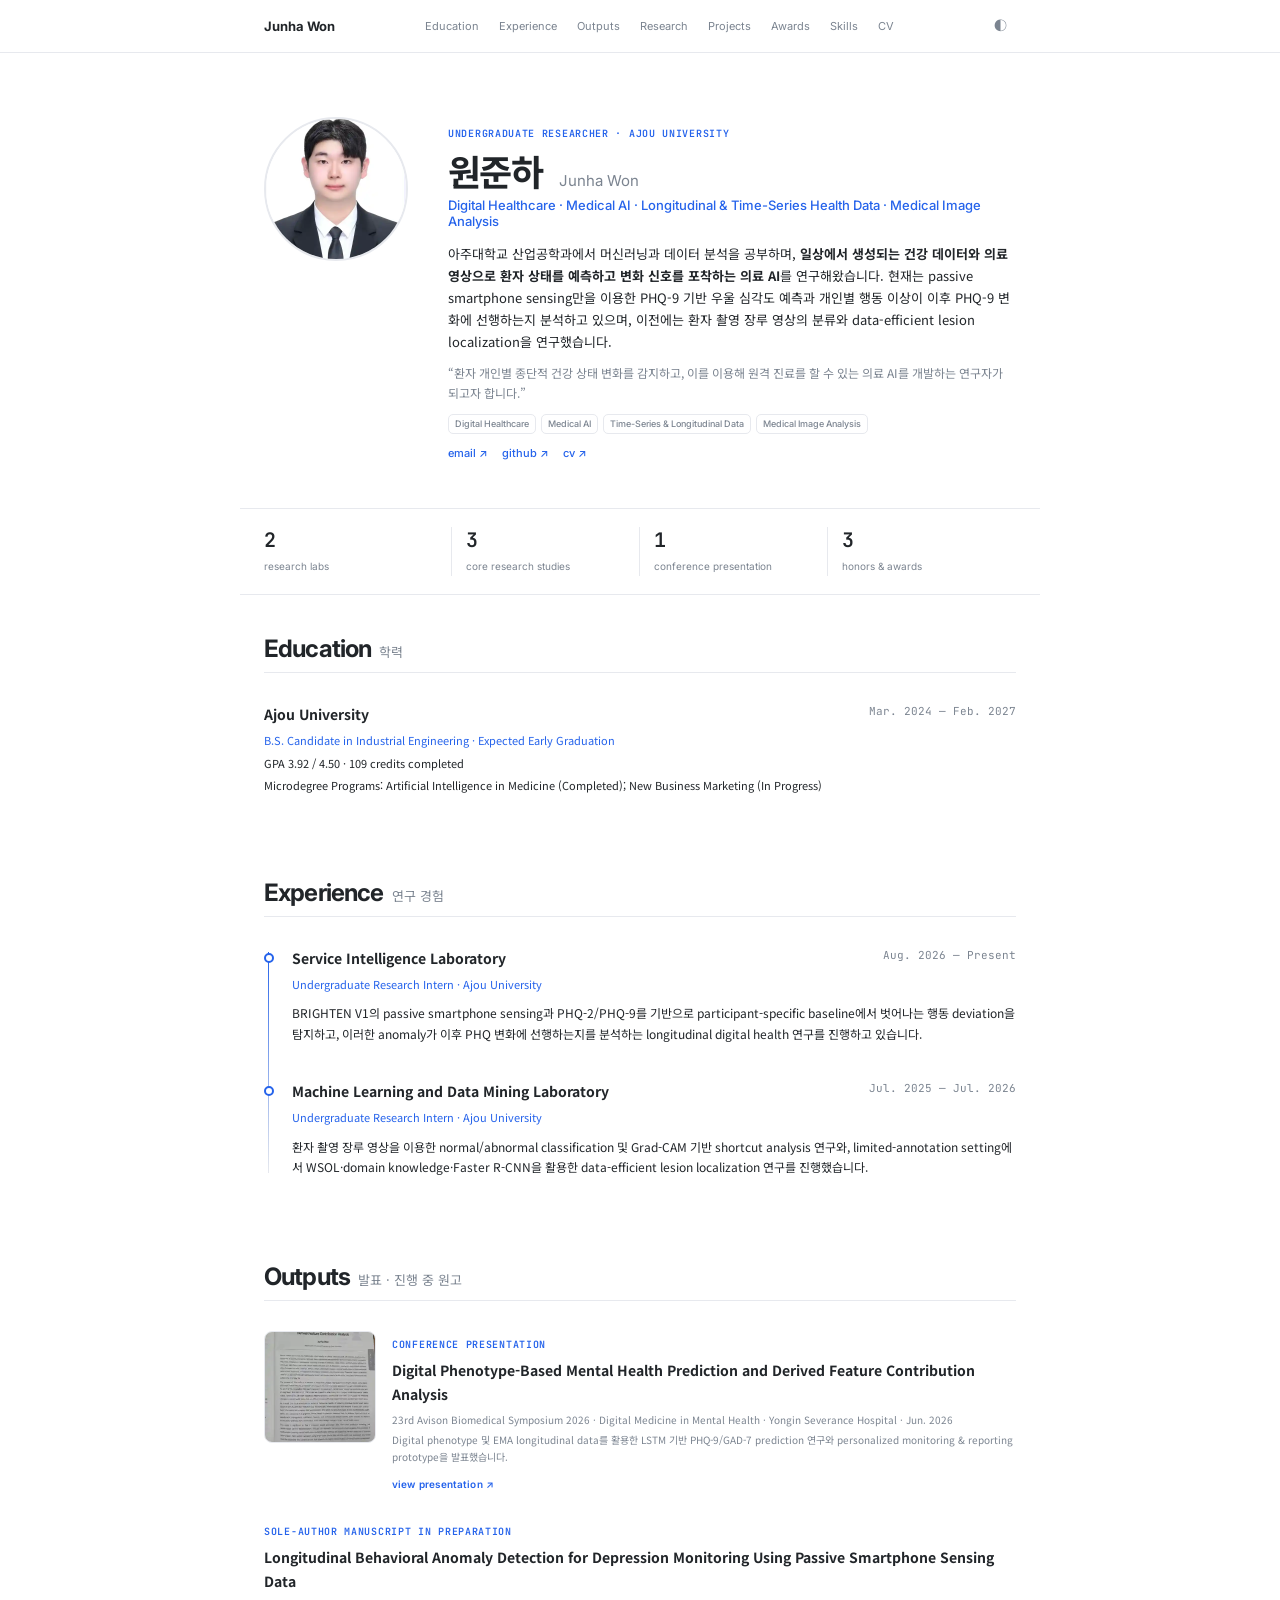
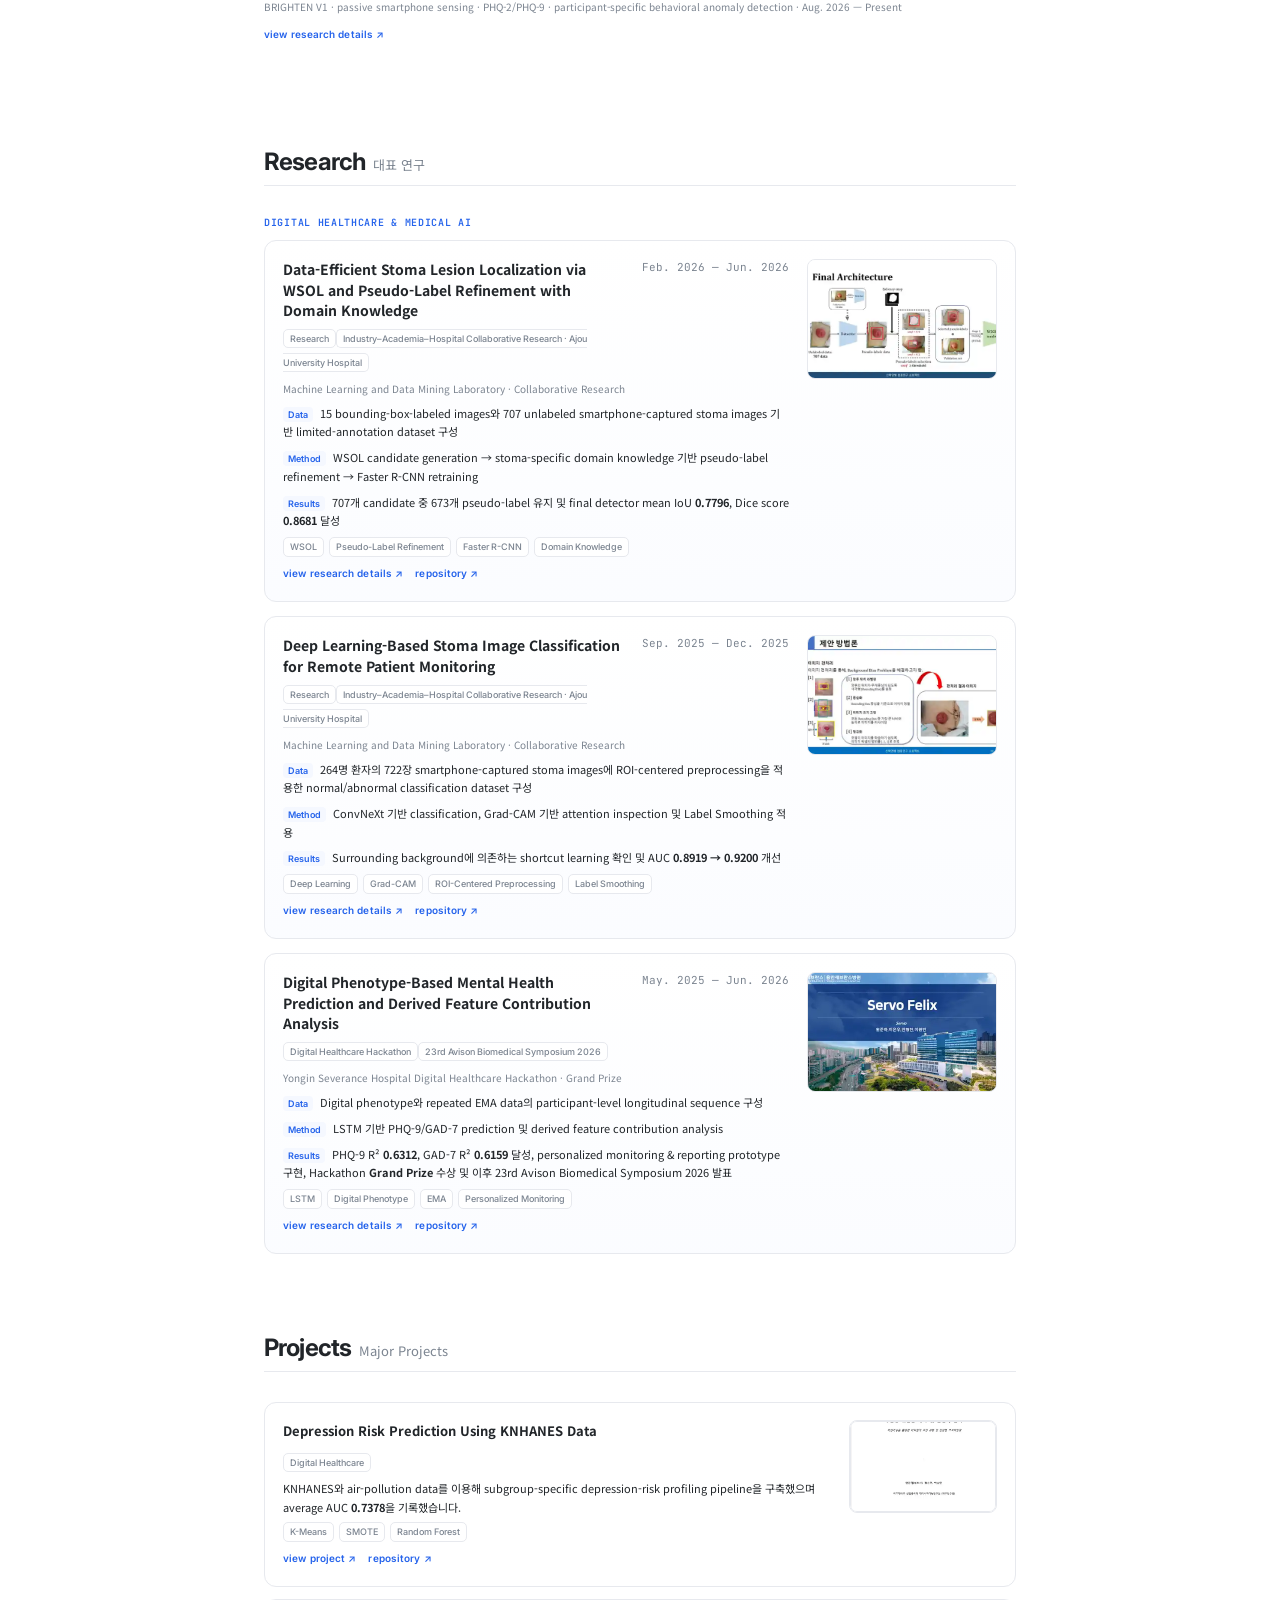
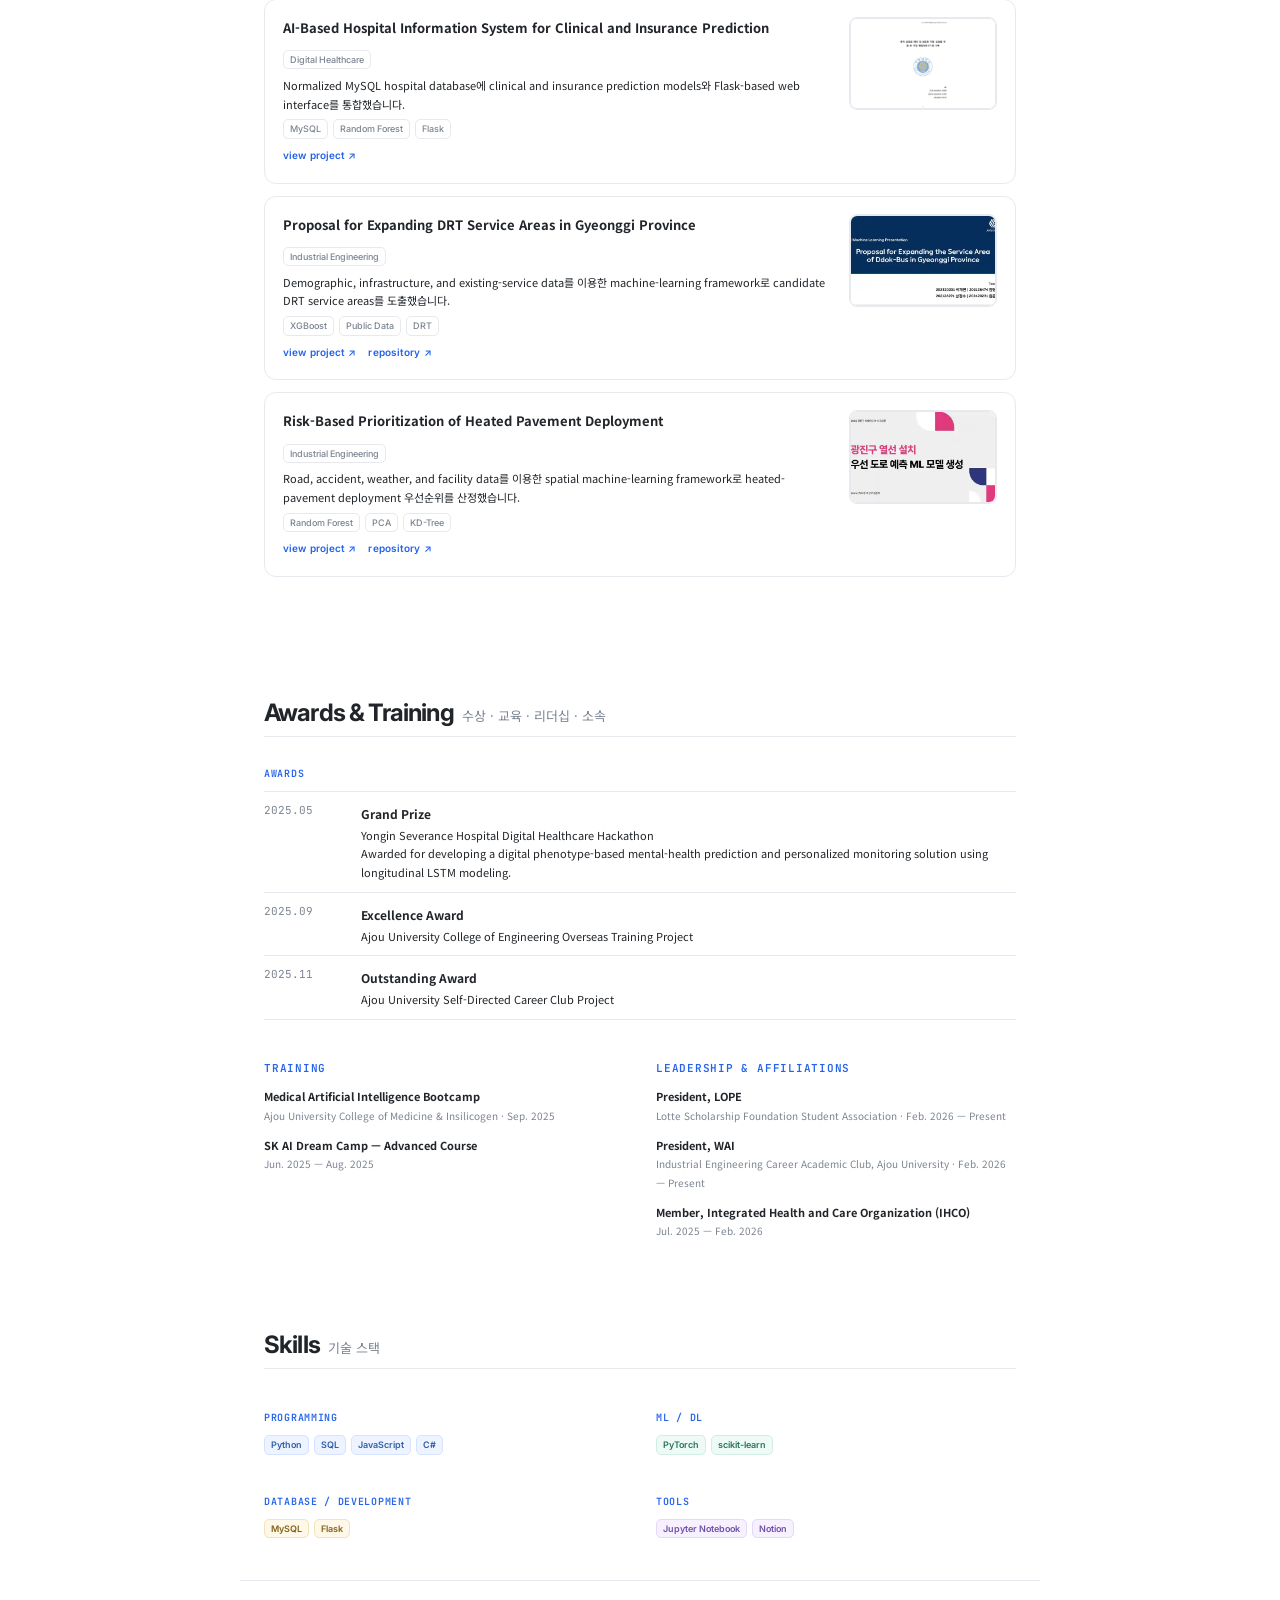
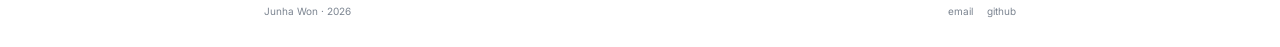
<file: index.html>
<!DOCTYPE html>
<html data-theme="light" lang="ko">
<head>
<meta charset="utf-8"/>
<meta content="width=device-width,initial-scale=1" name="viewport"/>
<meta content="Junha Won — Digital Healthcare, Medical AI, longitudinal and time-series health data, and medical image analysis." name="description"/>
<meta content="#ffffff" name="theme-color"/>
<title>Junha Won · Research Portfolio</title>
<link href="https://fonts.googleapis.com" rel="preconnect"/>
<link crossorigin="" href="https://fonts.gstatic.com" rel="preconnect"/>
<link href="https://fonts.googleapis.com/css2?family=Inter:wght@400;500;600;700&amp;family=JetBrains+Mono:wght@400;500&amp;family=Noto+Sans+KR:wght@400;500;600;700&amp;display=swap" rel="stylesheet"/>
<link href="./styles.css" rel="stylesheet"/>
<link href="./extras.css" rel="stylesheet"/>
<script>document.documentElement.classList.add('js')</script>
</head>
<body>
<a class="skip" href="#main">본문으로 바로가기</a>
<header class="nav-shell">
<nav class="nav container"><a class="brand" href="#about">Junha Won</a><div class="navlinks"><a href="#research">research</a><a href="#experience">experience</a><a href="#projects">projects</a><a href="#outputs">outputs</a><a href="#education">education</a><a href="#awards">awards</a><a href="./cv.html">cv</a></div><div class="nav-actions"><button aria-label="테마 전환" class="theme" id="themeToggle">◐</button><button aria-expanded="false" aria-label="메뉴 열기" class="menu-toggle" id="menuToggle">☰</button></div></nav>
<div class="mobile-menu container" id="mobileMenu"><a href="#research">research</a><a href="#experience">experience</a><a href="#projects">projects</a><a href="#outputs">outputs</a><a href="#education">education</a><a href="#awards">awards</a><a href="./cv.html">cv</a></div>
</header>
<main id="main">
<section class="hero container reveal" id="about"><img alt="원준하 프로필 사진" class="profile" src="./assets/증명사진.jpg"/><div><p class="eyebrow">UNDERGRADUATE RESEARCHER · AJOU UNIVERSITY</p><h1>원준하 <span>Junha Won</span></h1><p class="role">Digital Healthcare · Medical AI · Longitudinal &amp; Time-Series Health Data · Medical Image Analysis</p><p class="intro">아주대학교 산업공학과에서 머신러닝과 데이터 분석을 공부하며, <strong>일상에서 생성되는 건강 데이터와 의료영상으로 환자 상태를 예측하고 변화 신호를 포착하는 의료 AI</strong>를 연구하고 있습니다. 현재는 BRIGHTEN V1의 passive smartphone sensing과 PHQ-2/PHQ-9를 이용해 개인별 habitual baseline에서 벗어나는 행동 변화가 이후 우울 증상 변화에 선행하는지를 분석하고 있으며, 이전에는 환자 촬영 장루 영상의 분류와 data-efficient lesion localization을 연구했습니다.</p><blockquote>“개인별 종단적 건강 변화를 포착하고, 실제 의료 환경의 변이에도 견고하게 작동하는 의료 AI를 개발하는 연구자가 되고자 합니다.”</blockquote><div class="tags"><span>Digital Healthcare</span><span>Medical AI</span><span>Longitudinal Data</span><span>Medical Image Analysis</span></div><div class="links"><a href="mailto:wonjunha12@ajou.ac.kr">email ↗</a><a href="https://github.com/Juna0926" rel="noopener" target="_blank">github ↗</a><a href="./cv.html">cv ↗</a></div></div></section>
<section class="numbers container reveal"><div><b>2</b><span>research labs</span></div><div><b>3</b><span>core research studies</span></div><div><b>1</b><span>conference presentation</span></div><div><b>3</b><span>honors &amp; awards</span></div></section>
<section class="section container reveal" id="skills"><header class="section-head"><h2>skills</h2><span>기술 스택</span></header><div class="skills-grid"><div><p class="kicker">PROGRAMMING</p><div class="tags"><span>Python</span><span>SQL</span><span>JavaScript</span><span>C#</span></div></div><div><p class="kicker">ML / DL</p><div class="tags"><span>PyTorch</span><span>scikit-learn</span></div></div><div><p class="kicker">DATABASE / DEVELOPMENT</p><div class="tags"><span>MySQL</span><span>Flask</span></div></div><div><p class="kicker">TOOLS</p><div class="tags"><span>Jupyter Notebook</span><span>Notion</span></div></div></div></section>
<section class="section container reveal" id="experience"><header class="section-head"><h2>experience</h2><span>연구 경험</span></header><div class="timeline"><article><i></i><div class="row"><div><h3>Service Intelligence Laboratory</h3><p class="accent">Undergraduate Research Intern · Ajou University</p></div><time>Aug. 2026 — Present</time></div><p>BRIGHTEN V1의 passive smartphone sensing과 PHQ-2/PHQ-9를 기반으로 participant-specific baseline에서 벗어나는 행동 deviation을 탐지하고, 이러한 anomaly가 이후 PHQ 변화에 선행하는지를 분석하는 longitudinal digital health 연구를 진행하고 있습니다.</p></article><article><i></i><div class="row"><div><h3>Machine Learning and Data Mining Laboratory</h3><p class="accent">Undergraduate Research Intern · Ajou University</p></div><time>Jul. 2025 — Jul. 2026</time></div><p>환자 촬영 장루 영상을 이용한 normal/abnormal classification 및 Grad-CAM 기반 shortcut analysis 연구와, limited-annotation setting에서 WSOL·domain knowledge·Faster R-CNN을 활용한 data-efficient lesion localization 연구를 진행했습니다.</p></article></div></section>
<section class="section container reveal" id="research"><header class="section-head"><h2>research</h2><span>대표 연구</span></header><p class="kicker">DIGITAL HEALTHCARE &amp; MEDICAL AI</p><div class="research-list">
<article class="research"><div class="copy"><div class="row"><div><h3><a class="title-link" href="./research/localization.html">Data-Efficient Stoma Lesion Localization via WSOL and Pseudo-Label Refinement with Domain Knowledge</a></h3><span class="badge">Research</span></div><time>Feb. 2026 — Jun. 2026</time></div><p class="org">Machine Learning and Data Mining Laboratory · Collaborative Research</p><p><b>Data</b> 15 bounding-box-labeled images와 707 unlabeled smartphone-captured stoma images 기반 limited-annotation dataset 구성</p><p><b>Method</b> WSOL candidate generation → stoma-specific domain knowledge 기반 pseudo-label refinement → Faster R-CNN retraining</p><p><b>Results</b> 707개 candidate 중 673개 pseudo-label 유지 및 final detector mean IoU <strong>0.7796</strong>, Dice <strong>0.8681</strong> 달성</p><div class="tags"><span>WSOL</span><span>Pseudo-Label Refinement</span><span>Faster R-CNN</span><span>Domain Knowledge</span></div><a class="detail-link" href="./research/localization.html">view research details ↗</a></div><button class="figure" data-caption="WSOL candidate generation, domain-informed refinement, and Faster R-CNN retraining" data-src="./assets/media/research-localization.webp"><img alt="Stoma lesion localization pipeline" src="./assets/media/research-localization.webp"/></button></article>
<article class="research"><div class="copy"><div class="row"><div><h3><a class="title-link" href="./research/classification.html">Deep Learning-Based Stoma Image Classification for Remote Patient Monitoring</a></h3><span class="badge">Research</span></div><time>Sep. 2025 — Dec. 2025</time></div><p class="org">Machine Learning and Data Mining Laboratory · Collaborative Research</p><p><b>Data</b> 264명 환자의 722장 smartphone-captured stoma images에 ROI-centered preprocessing을 적용한 normal/abnormal classification dataset 구성</p><p><b>Method</b> ConvNeXt 기반 classification, Grad-CAM 기반 attention inspection 및 Label Smoothing 적용</p><p><b>Results</b> Surrounding background에 의존하는 shortcut learning 확인 및 AUC <strong>0.8919 → 0.9200</strong> 개선</p><div class="tags"><span>Deep Learning</span><span>Grad-CAM</span><span>ROI-Centered Preprocessing</span><span>Label Smoothing</span></div><a class="detail-link" href="./research/classification.html">view research details ↗</a></div><button class="figure" data-caption="Grad-CAM based attention inspection" data-src="./assets/media/research-classification.webp"><img alt="Grad-CAM 기반 모델 해석" src="./assets/media/research-classification.webp"/></button></article>
<article class="research"><div class="copy"><div class="row"><div><h3><a class="title-link" href="./research/digital-phenotype.html">Digital Phenotype-Based Mental Health Prediction and Derived Feature Contribution Analysis</a></h3><span class="badge">Digital Healthcare Hackathon</span></div><time>May. 2025 — Jun. 2026</time></div><p class="org">Yongin Severance Hospital Digital Healthcare Hackathon · Grand Prize</p><p><b>Data</b> Digital phenotype와 repeated EMA data의 participant-level longitudinal sequence 구성</p><p><b>Method</b> LSTM 기반 PHQ-9/GAD-7 prediction 및 derived feature contribution analysis</p><p><b>Results</b> PHQ-9 R² <strong>0.6312</strong>, GAD-7 R² <strong>0.6159</strong> 달성, personalized monitoring &amp; reporting prototype 구현, Hackathon <strong>Grand Prize</strong> 수상 및 이후 23rd Avison Biomedical Symposium 2026 발표</p><div class="tags"><span>LSTM</span><span>Digital Phenotype</span><span>EMA</span><span>Personalized Monitoring</span></div><a class="detail-link" href="./research/digital-phenotype.html">view research details ↗</a></div><button class="figure" data-caption="Digital Healthcare Hackathon mental-health prediction analysis" data-src="./assets/media/research-digital-health.webp"><img alt="Digital Healthcare Hackathon mental-health prediction analysis" src="./assets/media/research-digital-health.webp"/></button></article>
</div></section>
<section class="section container reveal" id="projects"><header class="section-head"><h2>projects</h2><span>Major Projects</span></header><div class="project-block"><article class="project"><div><h3><a class="title-link" href="./projects/knhanes.html">Depression Risk Prediction Using KNHANES Data</a></h3><div><span class="badge">Digital Healthcare</span></div><p>KNHANES와 air-pollution data를 이용해 subgroup-specific depression-risk profiling pipeline을 구축했으며 average AUC <strong>0.7378</strong>을 기록했습니다.</p><div class="tags"><span>K-Means</span><span>SMOTE</span><span>Random Forest</span></div><a class="detail-link" href="./projects/knhanes.html">view project ↗</a></div><a class="project-thumb" href="./projects/knhanes.html"><img alt="KNHANES depression risk analysis" src="./assets/knhanes.svg"/></a></article><article class="project"><div><h3><a class="title-link" href="./projects/hospital.html">AI-Based Hospital Information System for Clinical and Insurance Prediction</a></h3><div><span class="badge">Digital Healthcare</span></div><p>Normalized MySQL hospital database에 clinical and insurance prediction models와 Flask-based web interface를 통합했습니다.</p><div class="tags"><span>MySQL</span><span>Random Forest</span><span>Flask</span></div><a class="detail-link" href="./projects/hospital.html">view project ↗</a></div><a class="project-thumb" href="./projects/hospital.html"><img alt="Hospital information system" src="./assets/media/project-hospital-cover-v2.webp?v=20260910-8" style="object-fit:contain;background:#fff"/></a></article><article class="project"><div><h3><a class="title-link" href="./projects/ddokbus.html">Proposal for Expanding DRT Service Areas in Gyeonggi Province</a></h3><div><span class="badge">Industrial Engineering</span></div><p>Demographic, infrastructure, and existing-service data를 이용한 machine-learning framework로 candidate DRT service areas를 도출했습니다.</p><div class="tags"><span>XGBoost</span><span>Public Data</span><span>DRT</span></div><a class="detail-link" href="./projects/ddokbus.html">view project ↗</a></div><a class="project-thumb" href="./projects/ddokbus.html"><img alt="DRT service-area analysis" src="./assets/ddokbus.svg"/></a></article><article class="project"><div><h3><a class="title-link" href="./projects/gwangjin.html">Risk-Based Prioritization of Heated Pavement Deployment</a></h3><div><span class="badge">Industrial Engineering</span></div><p>Road, accident, weather, and facility data를 이용한 spatial machine-learning framework로 heated-pavement deployment 우선순위를 산정했습니다.</p><div class="tags"><span>Random Forest</span><span>PCA</span><span>KD-Tree</span></div><a class="detail-link" href="./projects/gwangjin.html">view project ↗</a></div><a class="project-thumb" href="./projects/gwangjin.html"><img alt="Heated pavement prioritization" src="./assets/gwangjin.svg"/></a></article></div></section>
<section class="section container reveal" id="outputs"><header class="section-head"><h2>outputs</h2><span>발표 · 진행 중 원고</span></header><article class="output"><a href="./output/avison.html"><img alt="Avison Biomedical Symposium 발표 자료" src="./assets/media/avison-cover.webp"/></a><div><span class="status">CONFERENCE PRESENTATION</span><h3><a class="title-link" href="./output/avison.html">Digital Phenotype-Based Mental Health Prediction and Derived Feature Contribution Analysis</a></h3><p>23rd Avison Biomedical Symposium 2026 · Digital Medicine in Mental Health · Yongin Severance Hospital · Jun. 2026</p><p>Digital phenotype 및 EMA longitudinal data를 활용한 LSTM 기반 PHQ-9/GAD-7 prediction 연구와 personalized monitoring &amp; reporting prototype을 발표했습니다.</p><a class="detail-link" href="./output/avison.html">view presentation ↗</a></div></article><article class="output noimg"><div><span class="status">SOLE-AUTHOR MANUSCRIPT IN PREPARATION</span><h3><a class="title-link" href="./research/brighten.html">Longitudinal Behavioral Anomaly Detection for Depression Monitoring Using Passive Smartphone Sensing Data</a></h3><p>BRIGHTEN V1 · passive smartphone sensing · PHQ-2/PHQ-9 · participant-specific behavioral anomaly detection · Aug. 2026 — Present</p><a class="detail-link" href="./research/brighten.html">view research details ↗</a></div></article></section>
<section class="section container reveal" id="education"><header class="section-head"><h2>education</h2><span>학력</span></header><div class="row"><div><h3>Ajou University</h3><p class="accent">B.S. Candidate in Industrial Engineering · Expected Early Graduation</p><p>GPA 3.92 / 4.50 · 109 credits completed</p><p>Microdegree Programs: Artificial Intelligence in Medicine (Completed); New Business Marketing (In Progress)</p></div><time>Mar. 2024 — Feb. 2027</time></div></section>
<section class="section container reveal" id="awards"><header class="section-head"><h2>awards &amp; training</h2><span>수상 · 교육 · 리더십 · 소속</span></header><p class="kicker">AWARDS</p><div class="award"><time>2025.05</time><div><strong>Grand Prize</strong><span>Yongin Severance Hospital Digital Healthcare Hackathon</span><span>Awarded for developing a digital phenotype-based mental-health prediction and personalized monitoring solution using longitudinal LSTM modeling.</span></div></div><div class="award"><time>2025.09</time><div><strong>Excellence Award</strong><span>Ajou University College of Engineering Overseas Training Project</span></div></div><div class="award"><time>2025.11</time><div><strong>Outstanding Award</strong><span>Ajou University Self-Directed Career Club Project</span></div></div><div class="two"><div><p class="kicker">TRAINING</p><p><strong>Medical Artificial Intelligence Bootcamp</strong><br/><span>Ajou University College of Medicine &amp; Insilicogen · Sep. 2025</span></p><p><strong>SK AI Dream Camp — Advanced Course</strong><br/><span>Jun. 2025 — Aug. 2025</span></p></div><div><p class="kicker">LEADERSHIP &amp; AFFILIATIONS</p><p><strong>President, LOPE</strong><br/><span>Lotte Scholarship Foundation Student Association · Feb. 2026 — Present</span></p><p><strong>President, WAI</strong><br/><span>Industrial Engineering Career Academic Club, Ajou University · Feb. 2026 — Present</span></p><p><strong>Member, Integrated Health and Care Organization (IHCO)</strong><br/><span>Jul. 2025 — Feb. 2026</span></p></div></div></section>
</main>
<footer class="footer container"><span>Junha Won · 2026</span><div><a href="mailto:wonjunha12@ajou.ac.kr">email</a><a href="https://github.com/Juna0926">github</a></div></footer><button aria-label="맨 위로" class="top" id="top">↑</button><dialog id="lightbox"><button aria-label="닫기" id="close">×</button><img alt="" id="lightImg"/><p id="caption"></p></dialog><script src="./script.js?v=20260910-8"></script><script src="./hospital-cover-fix.js?v=20260910-8"></script>
</body>
</html>
</file>
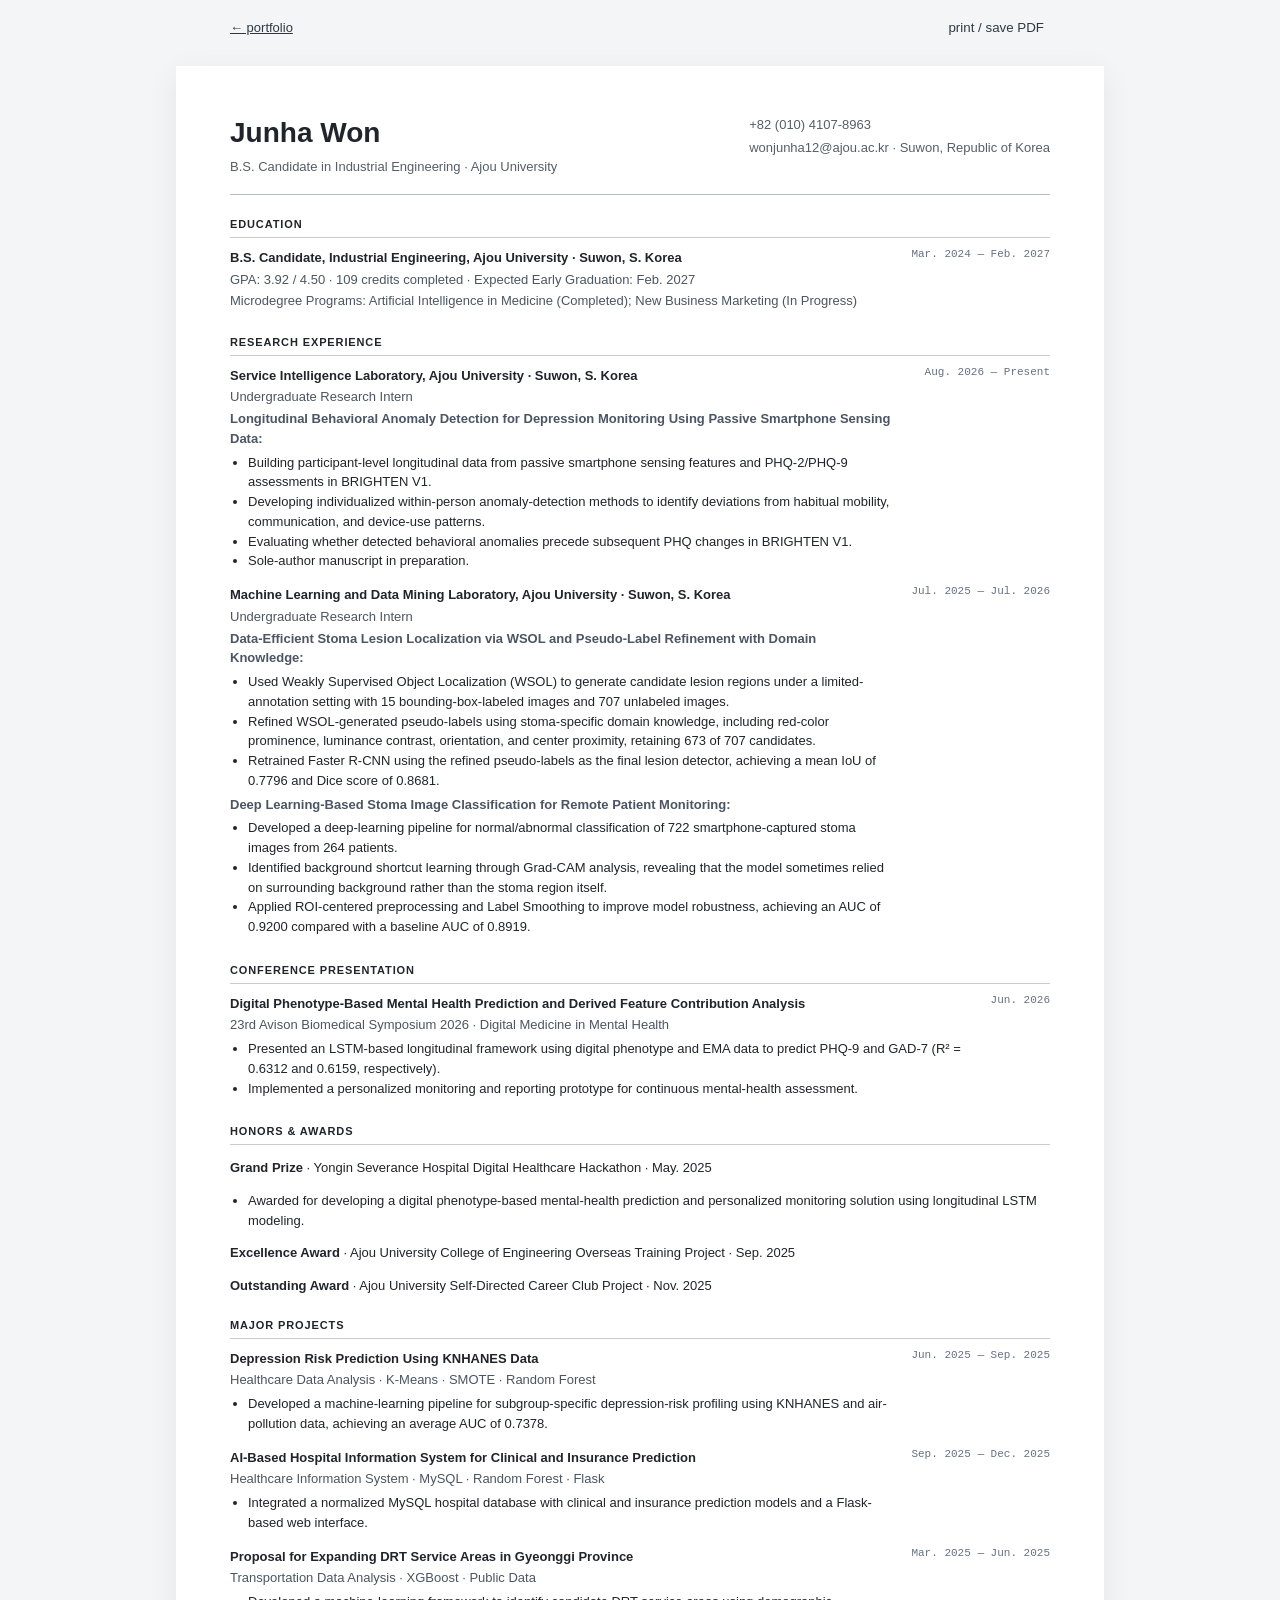
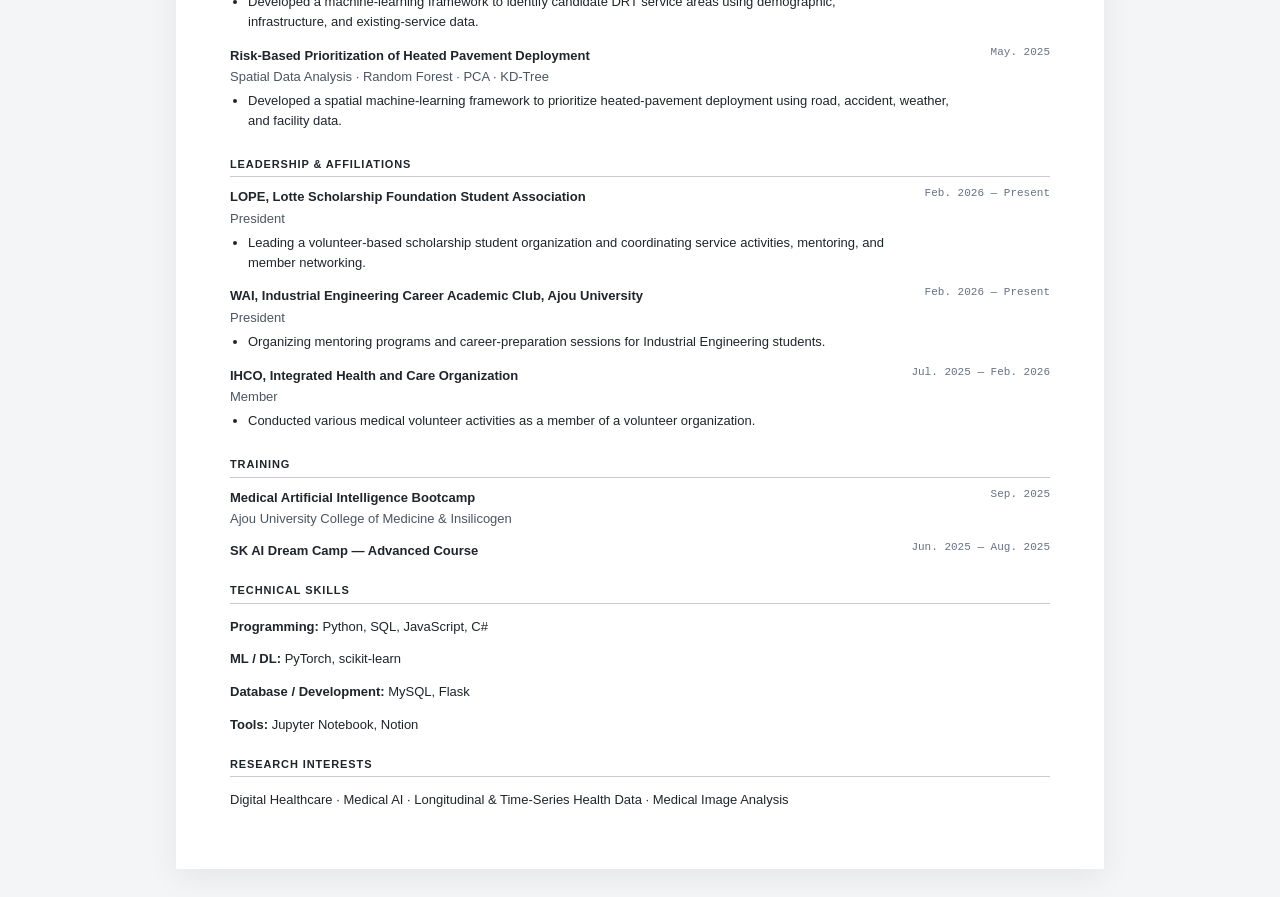
<file: cv.html>
<!doctype html><html lang="en"><head><meta charset="utf-8"><meta name="viewport" content="width=device-width,initial-scale=1"><title>Junha Won · CV</title><style>
body{font:13px/1.52 Arial,sans-serif;color:#20242b;margin:0;background:#f4f5f7}.page{max-width:820px;margin:28px auto;background:#fff;padding:46px 54px;box-shadow:0 8px 30px #0001}.back{max-width:820px;margin:18px auto 0;display:flex;justify-content:space-between}.back a,.back button{border:0;background:none;color:#303843;cursor:pointer}.top{display:flex;justify-content:space-between;border-bottom:1px solid #b7bcc4;padding-bottom:14px}.top h1{font-size:28px;margin:0}.top p{margin:3px 0;color:#555e69}h2{font-size:11px;letter-spacing:.08em;color:#20242b;margin:21px 0 7px;border-bottom:1px solid #c8ccd2;padding-bottom:4px}.row{display:flex;justify-content:space-between;gap:24px;margin:10px 0}.row h3{font-size:13px;margin:0}.row p{margin:2px 0;color:#4b5563}.date{font:11px monospace;color:#667085;white-space:nowrap}ul{margin:4px 0;padding-left:18px}.project-title{font-weight:700;margin-top:7px}.projects li{margin:3px 0}.stack{display:flex;flex-wrap:wrap;gap:8px}.stack span{font-size:12px}.stack span:not(:last-child)::after{content:' · ';color:#888;margin-left:8px}@media(max-width:700px){body{background:#fff}.page{margin:0;padding:25px 20px;box-shadow:none}.top,.row{display:block}.date{display:block;margin-top:4px}.back{padding:0 20px}}@media print{body{background:#fff}.back{display:none}.page{margin:0;box-shadow:none}}</style></head><body><div class="back"><a href="./index.html">← portfolio</a><button onclick="print()">print / save PDF</button></div><main class="page"><header class="top"><div><h1>Junha Won</h1><p>B.S. Candidate in Industrial Engineering · Ajou University</p></div><div><p>+82 (010) 4107-8963</p><p>wonjunha12@ajou.ac.kr · Suwon, Republic of Korea</p></div></header>
<h2>EDUCATION</h2><div class="row"><div><h3>B.S. Candidate, Industrial Engineering, Ajou University · Suwon, S. Korea</h3><p>GPA: 3.92 / 4.50 · 109 credits completed · Expected Early Graduation: Feb. 2027</p><p>Microdegree Programs: Artificial Intelligence in Medicine (Completed); New Business Marketing (In Progress)</p></div><span class="date">Mar. 2024 — Feb. 2027</span></div>
<h2>RESEARCH EXPERIENCE</h2><div class="row"><div><h3>Service Intelligence Laboratory, Ajou University · Suwon, S. Korea</h3><p>Undergraduate Research Intern</p><p class="project-title">Longitudinal Behavioral Anomaly Detection for Depression Monitoring Using Passive Smartphone Sensing Data:</p><ul><li>Building participant-level longitudinal data from passive smartphone sensing features and PHQ-2/PHQ-9 assessments in BRIGHTEN V1.</li><li>Developing individualized within-person anomaly-detection methods to identify deviations from habitual mobility, communication, and device-use patterns.</li><li>Evaluating whether detected behavioral anomalies precede subsequent PHQ changes in BRIGHTEN V1.</li><li>Sole-author manuscript in preparation.</li></ul></div><span class="date">Aug. 2026 — Present</span></div><div class="row"><div><h3>Machine Learning and Data Mining Laboratory, Ajou University · Suwon, S. Korea</h3><p>Undergraduate Research Intern</p><p class="project-title">Data-Efficient Stoma Lesion Localization via WSOL and Pseudo-Label Refinement with Domain Knowledge:</p><ul><li>Used Weakly Supervised Object Localization (WSOL) to generate candidate lesion regions under a limited-annotation setting with 15 bounding-box-labeled images and 707 unlabeled images.</li><li>Refined WSOL-generated pseudo-labels using stoma-specific domain knowledge, including red-color prominence, luminance contrast, orientation, and center proximity, retaining 673 of 707 candidates.</li><li>Retrained Faster R-CNN using the refined pseudo-labels as the final lesion detector, achieving a mean IoU of 0.7796 and Dice score of 0.8681.</li></ul><p class="project-title">Deep Learning-Based Stoma Image Classification for Remote Patient Monitoring:</p><ul><li>Developed a deep-learning pipeline for normal/abnormal classification of 722 smartphone-captured stoma images from 264 patients.</li><li>Identified background shortcut learning through Grad-CAM analysis, revealing that the model sometimes relied on surrounding background rather than the stoma region itself.</li><li>Applied ROI-centered preprocessing and Label Smoothing to improve model robustness, achieving an AUC of 0.9200 compared with a baseline AUC of 0.8919.</li></ul></div><span class="date">Jul. 2025 — Jul. 2026</span></div>
<h2>CONFERENCE PRESENTATION</h2><div class="row"><div><h3>Digital Phenotype-Based Mental Health Prediction and Derived Feature Contribution Analysis</h3><p>23rd Avison Biomedical Symposium 2026 · Digital Medicine in Mental Health</p><ul><li>Presented an LSTM-based longitudinal framework using digital phenotype and EMA data to predict PHQ-9 and GAD-7 (R² = 0.6312 and 0.6159, respectively).</li><li>Implemented a personalized monitoring and reporting prototype for continuous mental-health assessment.</li></ul></div><span class="date">Jun. 2026</span></div>
<h2>HONORS &amp; AWARDS</h2><p><strong>Grand Prize</strong> · Yongin Severance Hospital Digital Healthcare Hackathon · May. 2025</p><ul><li>Awarded for developing a digital phenotype-based mental-health prediction and personalized monitoring solution using longitudinal LSTM modeling.</li></ul><p><strong>Excellence Award</strong> · Ajou University College of Engineering Overseas Training Project · Sep. 2025</p><p><strong>Outstanding Award</strong> · Ajou University Self-Directed Career Club Project · Nov. 2025</p>
<h2>MAJOR PROJECTS</h2><div class="row"><div><h3>Depression Risk Prediction Using KNHANES Data</h3><p>Healthcare Data Analysis · K-Means · SMOTE · Random Forest</p><ul><li>Developed a machine-learning pipeline for subgroup-specific depression-risk profiling using KNHANES and air-pollution data, achieving an average AUC of 0.7378.</li></ul></div><span class="date">Jun. 2025 — Sep. 2025</span></div><div class="row"><div><h3>AI-Based Hospital Information System for Clinical and Insurance Prediction</h3><p>Healthcare Information System · MySQL · Random Forest · Flask</p><ul><li>Integrated a normalized MySQL hospital database with clinical and insurance prediction models and a Flask-based web interface.</li></ul></div><span class="date">Sep. 2025 — Dec. 2025</span></div><div class="row"><div><h3>Proposal for Expanding DRT Service Areas in Gyeonggi Province</h3><p>Transportation Data Analysis · XGBoost · Public Data</p><ul><li>Developed a machine-learning framework to identify candidate DRT service areas using demographic, infrastructure, and existing-service data.</li></ul></div><span class="date">Mar. 2025 — Jun. 2025</span></div><div class="row"><div><h3>Risk-Based Prioritization of Heated Pavement Deployment</h3><p>Spatial Data Analysis · Random Forest · PCA · KD-Tree</p><ul><li>Developed a spatial machine-learning framework to prioritize heated-pavement deployment using road, accident, weather, and facility data.</li></ul></div><span class="date">May. 2025</span></div>
<h2>LEADERSHIP &amp; AFFILIATIONS</h2><div class="row"><div><h3>LOPE, Lotte Scholarship Foundation Student Association</h3><p>President</p><ul><li>Leading a volunteer-based scholarship student organization and coordinating service activities, mentoring, and member networking.</li></ul></div><span class="date">Feb. 2026 — Present</span></div><div class="row"><div><h3>WAI, Industrial Engineering Career Academic Club, Ajou University</h3><p>President</p><ul><li>Organizing mentoring programs and career-preparation sessions for Industrial Engineering students.</li></ul></div><span class="date">Feb. 2026 — Present</span></div><div class="row"><div><h3>IHCO, Integrated Health and Care Organization</h3><p>Member</p><ul><li>Conducted various medical volunteer activities as a member of a volunteer organization.</li></ul></div><span class="date">Jul. 2025 — Feb. 2026</span></div>
<h2>TRAINING</h2><div class="row"><div><h3>Medical Artificial Intelligence Bootcamp</h3><p>Ajou University College of Medicine &amp; Insilicogen</p></div><span class="date">Sep. 2025</span></div><div class="row"><div><h3>SK AI Dream Camp — Advanced Course</h3></div><span class="date">Jun. 2025 — Aug. 2025</span></div>
<h2>TECHNICAL SKILLS</h2><p><strong>Programming:</strong> Python, SQL, JavaScript, C#</p><p><strong>ML / DL:</strong> PyTorch, scikit-learn</p><p><strong>Database / Development:</strong> MySQL, Flask</p><p><strong>Tools:</strong> Jupyter Notebook, Notion</p>
<h2>RESEARCH INTERESTS</h2><p>Digital Healthcare · Medical AI · Longitudinal &amp; Time-Series Health Data · Medical Image Analysis</p>
</main></body></html>
</file>
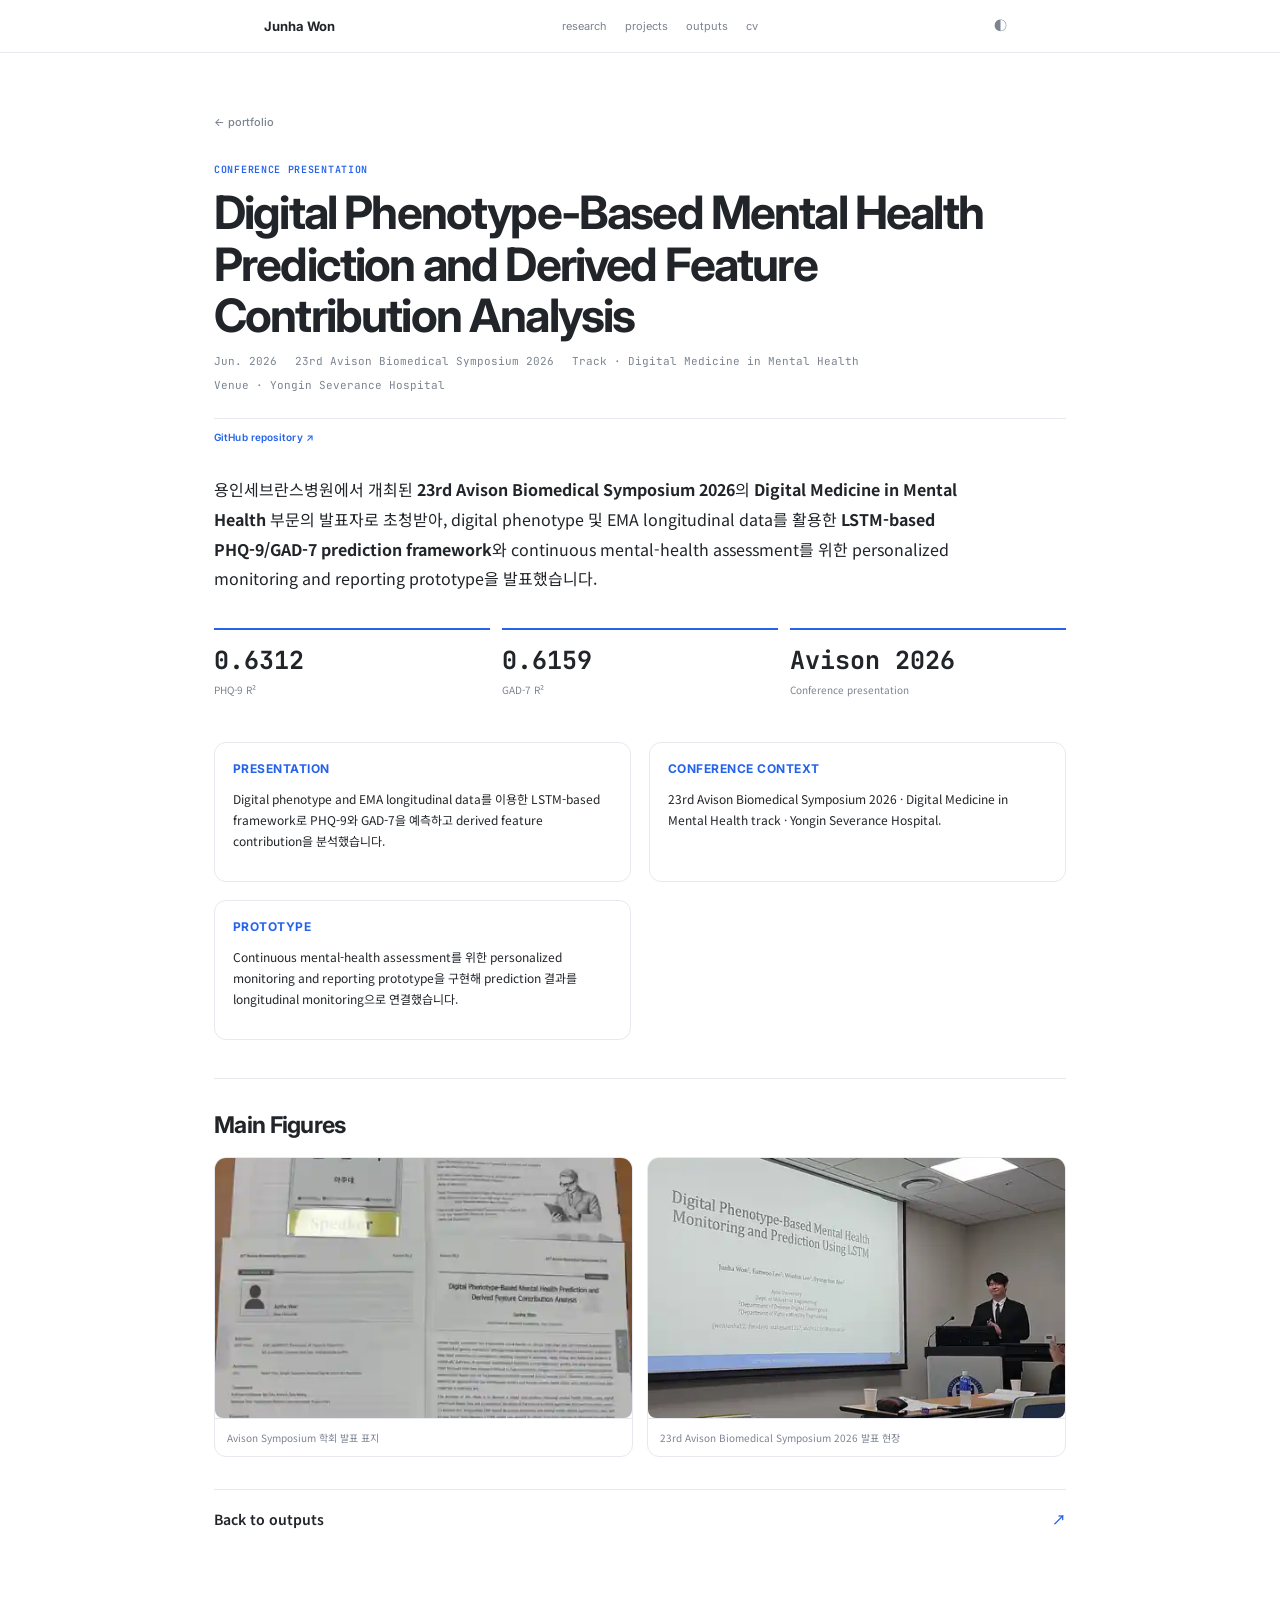
<file: output/avison.html>
<!doctype html><html lang="ko" data-theme="light"><head><meta charset="utf-8"><meta name="viewport" content="width=device-width,initial-scale=1"><meta name="theme-color" content="#fff"><title>Avison Biomedical Symposium 2026 · Junha Won</title><link rel="stylesheet" href="../styles.css"><link rel="stylesheet" href="../extras.css"><link rel="stylesheet" href="../detail.css"><script>document.documentElement.classList.add('js')</script></head><body><header class="nav-shell"><nav class="detail-nav container"><a class="brand" href="../index.html">Junha Won</a><div class="navlinks"><a href="../index.html#research">research</a><a href="../index.html#projects">projects</a><a href="../index.html#outputs">outputs</a><a href="../cv.html">cv</a></div><button id="themeToggle" class="theme" aria-label="테마 전환">◐</button></nav></header><main class="detail-main"><a class="detail-back" href="../index.html#outputs">← portfolio</a><p class="detail-eyebrow">CONFERENCE PRESENTATION</p><h1 class="detail-title">Digital Phenotype-Based Mental Health Prediction and Derived Feature Contribution Analysis</h1><div class="detail-meta"><span>Jun. 2026</span><span>23rd Avison Biomedical Symposium 2026</span><span>Track · Digital Medicine in Mental Health</span><span>Venue · Yongin Severance Hospital</span></div><p class="detail-lead">용인세브란스병원에서 개최된 <strong>23rd Avison Biomedical Symposium 2026</strong>의 <strong>Digital Medicine in Mental Health</strong> 부문의 발표자로 초청받아, digital phenotype 및 EMA longitudinal data를 활용한 <strong>LSTM-based PHQ-9/GAD-7 prediction framework</strong>와 continuous mental-health assessment를 위한 personalized monitoring and reporting prototype을 발표했습니다.</p><div class="metric-row"><div class="metric"><b>0.6312</b><span>PHQ-9 R²</span></div><div class="metric"><b>0.6159</b><span>GAD-7 R²</span></div><div class="metric"><b>Avison 2026</b><span>Conference presentation</span></div></div><div class="detail-grid"><article class="detail-card"><h2>Presentation</h2><p>Digital phenotype and EMA longitudinal data를 이용한 LSTM-based framework로 PHQ-9와 GAD-7을 예측하고 derived feature contribution을 분석했습니다.</p></article><article class="detail-card"><h2>Conference context</h2><p>23rd Avison Biomedical Symposium 2026 · Digital Medicine in Mental Health track · Yongin Severance Hospital.</p></article><article class="detail-card"><h2>Prototype</h2><p>Continuous mental-health assessment를 위한 personalized monitoring and reporting prototype을 구현해 prediction 결과를 longitudinal monitoring으로 연결했습니다.</p></article></div><section class="detail-section"><h2>Main Figures</h2><div class="gallery"><figure><button class="figure" data-src="../assets/media/avison-photo.webp" data-caption="23rd Avison Biomedical Symposium 2026 presentation cover"><img src="../assets/media/avison-photo.webp" alt="Avison Biomedical Symposium presentation cover"></button><figcaption>Avison Symposium 학회 발표 표지</figcaption></figure><figure><button class="figure" data-src="../assets/media/avison-cover.webp" data-caption="23rd Avison Biomedical Symposium 2026 presentation abstract"><img src="../assets/media/avison-cover.webp" alt="Avison Biomedical Symposium presentation abstract"></button><figcaption>학회 발표 초록</figcaption></figure></div></section><a class="next-link" href="../index.html#outputs">Back to outputs<span>↗</span></a></main><dialog id="lightbox"><button id="close" aria-label="닫기">×</button><img id="lightImg" alt=""><p id="caption"></p></dialog><script src="../script.js"></script></body></html>
</file>
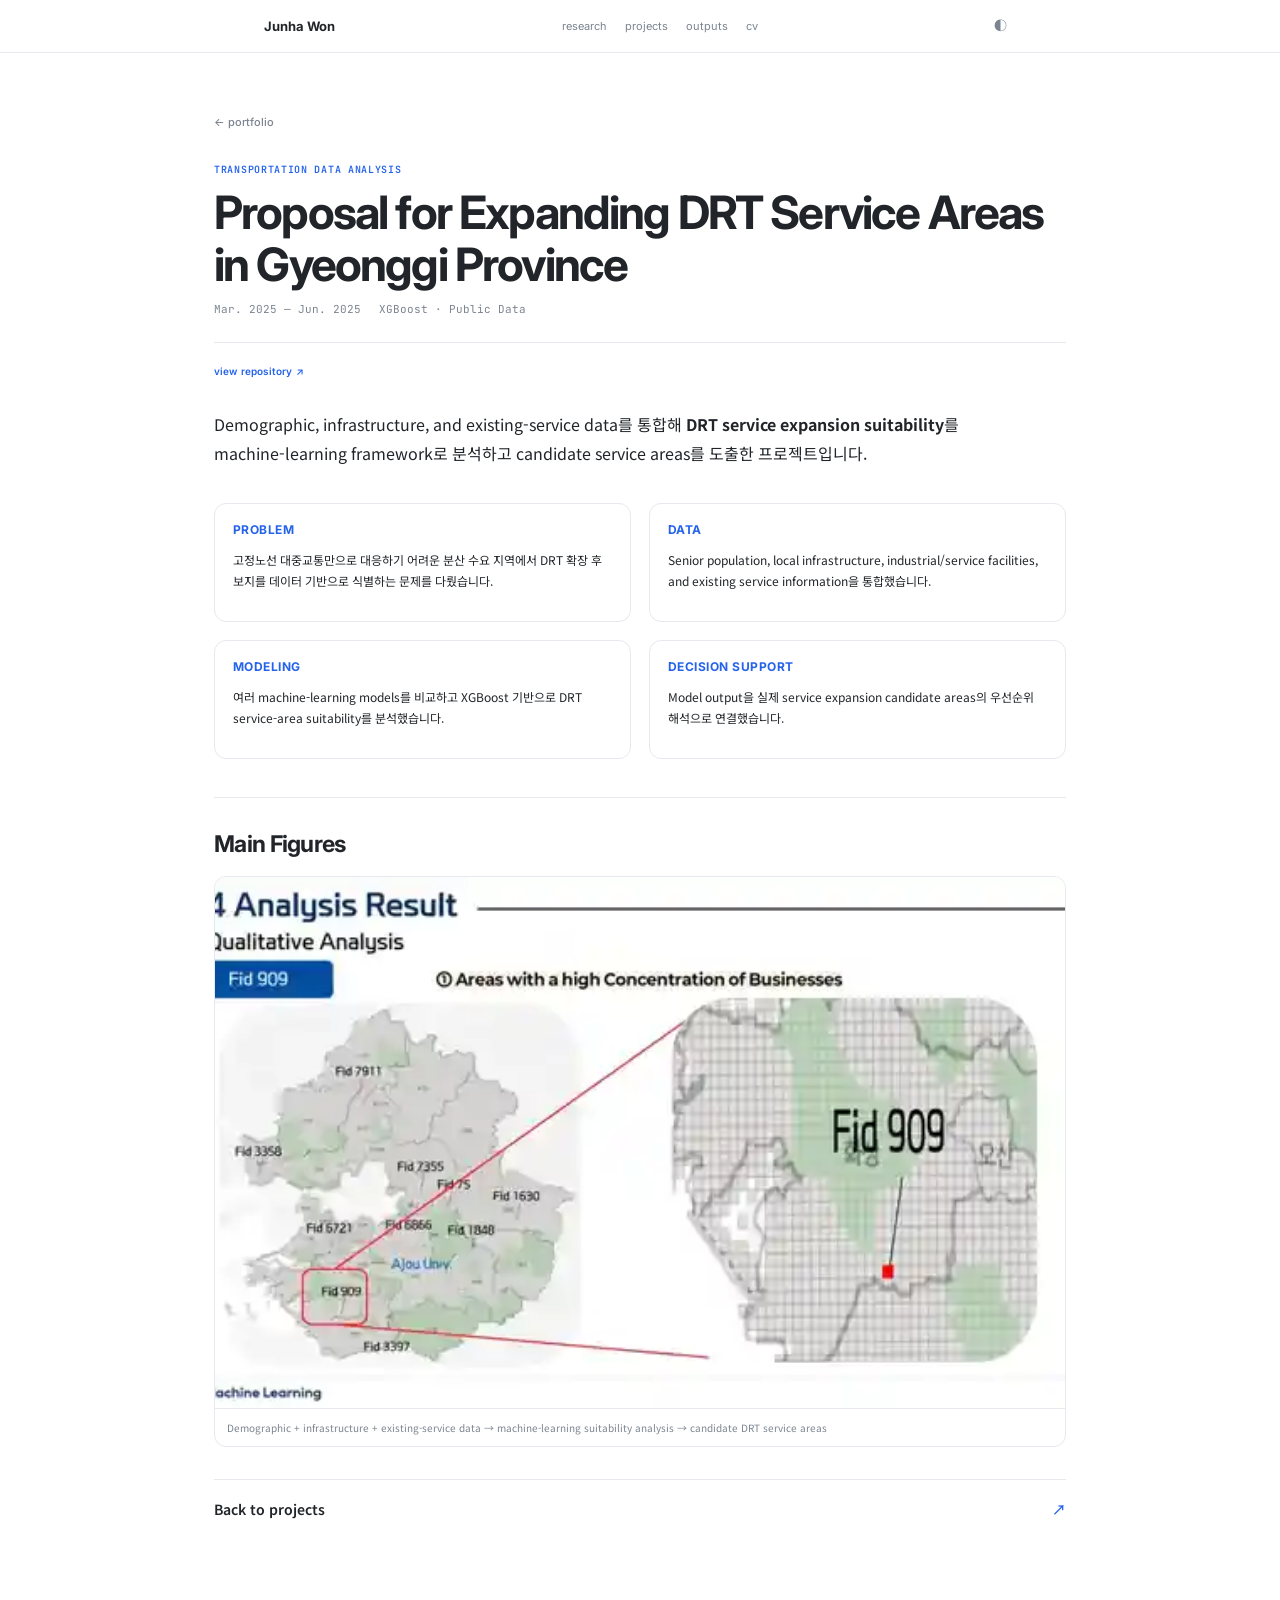
<file: projects/ddokbus.html>
<!doctype html><html lang="ko" data-theme="light"><head><meta charset="utf-8"><meta name="viewport" content="width=device-width,initial-scale=1"><meta name="theme-color" content="#fff"><title>Proposal for Expanding DRT Service Areas in Gyeonggi Province · Junha Won</title><link rel="stylesheet" href="../styles.css"><link rel="stylesheet" href="../extras.css"><link rel="stylesheet" href="../detail.css"><script>document.documentElement.classList.add('js')</script></head><body><header class="nav-shell"><nav class="detail-nav container"><a class="brand" href="../index.html">Junha Won</a><div class="navlinks"><a href="../index.html#research">research</a><a href="../index.html#projects">projects</a><a href="../index.html#outputs">outputs</a><a href="../cv.html">cv</a></div><button id="themeToggle" class="theme" aria-label="테마 전환">◐</button></nav></header><main class="detail-main"><a class="detail-back" href="../index.html#projects">← portfolio</a><p class="detail-eyebrow">TRANSPORTATION DATA ANALYSIS</p><h1 class="detail-title">Proposal for Expanding DRT Service Areas in Gyeonggi Province</h1><div class="detail-meta"><span>Mar. 2025 — Jun. 2025</span><span>XGBoost · Public Data</span></div><p class="detail-repo-link"><a class="detail-link" href="https://github.com/Juna0926/ddokbus-service-area-analysis" rel="noopener" target="_blank">view repository ↗</a></p><p class="detail-lead">Demographic, infrastructure, and existing-service data를 통합해 <strong>DRT service expansion suitability</strong>를 machine-learning framework로 분석하고 candidate service areas를 도출한 프로젝트입니다.</p><div class="detail-grid"><article class="detail-card"><h2>Problem</h2><p>고정노선 대중교통만으로 대응하기 어려운 분산 수요 지역에서 DRT 확장 후보지를 데이터 기반으로 식별하는 문제를 다뤘습니다.</p></article><article class="detail-card"><h2>Data</h2><p>Senior population, local infrastructure, industrial/service facilities, and existing service information을 통합했습니다.</p></article><article class="detail-card"><h2>Modeling</h2><p>여러 machine-learning models를 비교하고 XGBoost 기반으로 DRT service-area suitability를 분석했습니다.</p></article><article class="detail-card"><h2>Decision support</h2><p>Model output을 실제 service expansion candidate areas의 우선순위 해석으로 연결했습니다.</p></article></div><section class="detail-section"><h2>Main Figures</h2><div class="gallery"><figure class="wide"><button class="figure" data-src="../assets/media/project-drt-detail.webp" data-caption="DRT service-area expansion analysis"><img src="../assets/media/project-drt-detail.webp" alt="DRT service-area expansion analysis"></button><figcaption>Demographic + infrastructure + existing-service data → machine-learning suitability analysis → candidate DRT service areas</figcaption></figure></div></section><a class="next-link" href="../index.html#projects">Back to projects<span>↗</span></a></main><dialog id="lightbox"><button id="close" aria-label="닫기">×</button><img id="lightImg" alt=""><p id="caption"></p></dialog><script src="../script.js"></script></body></html>
</file>
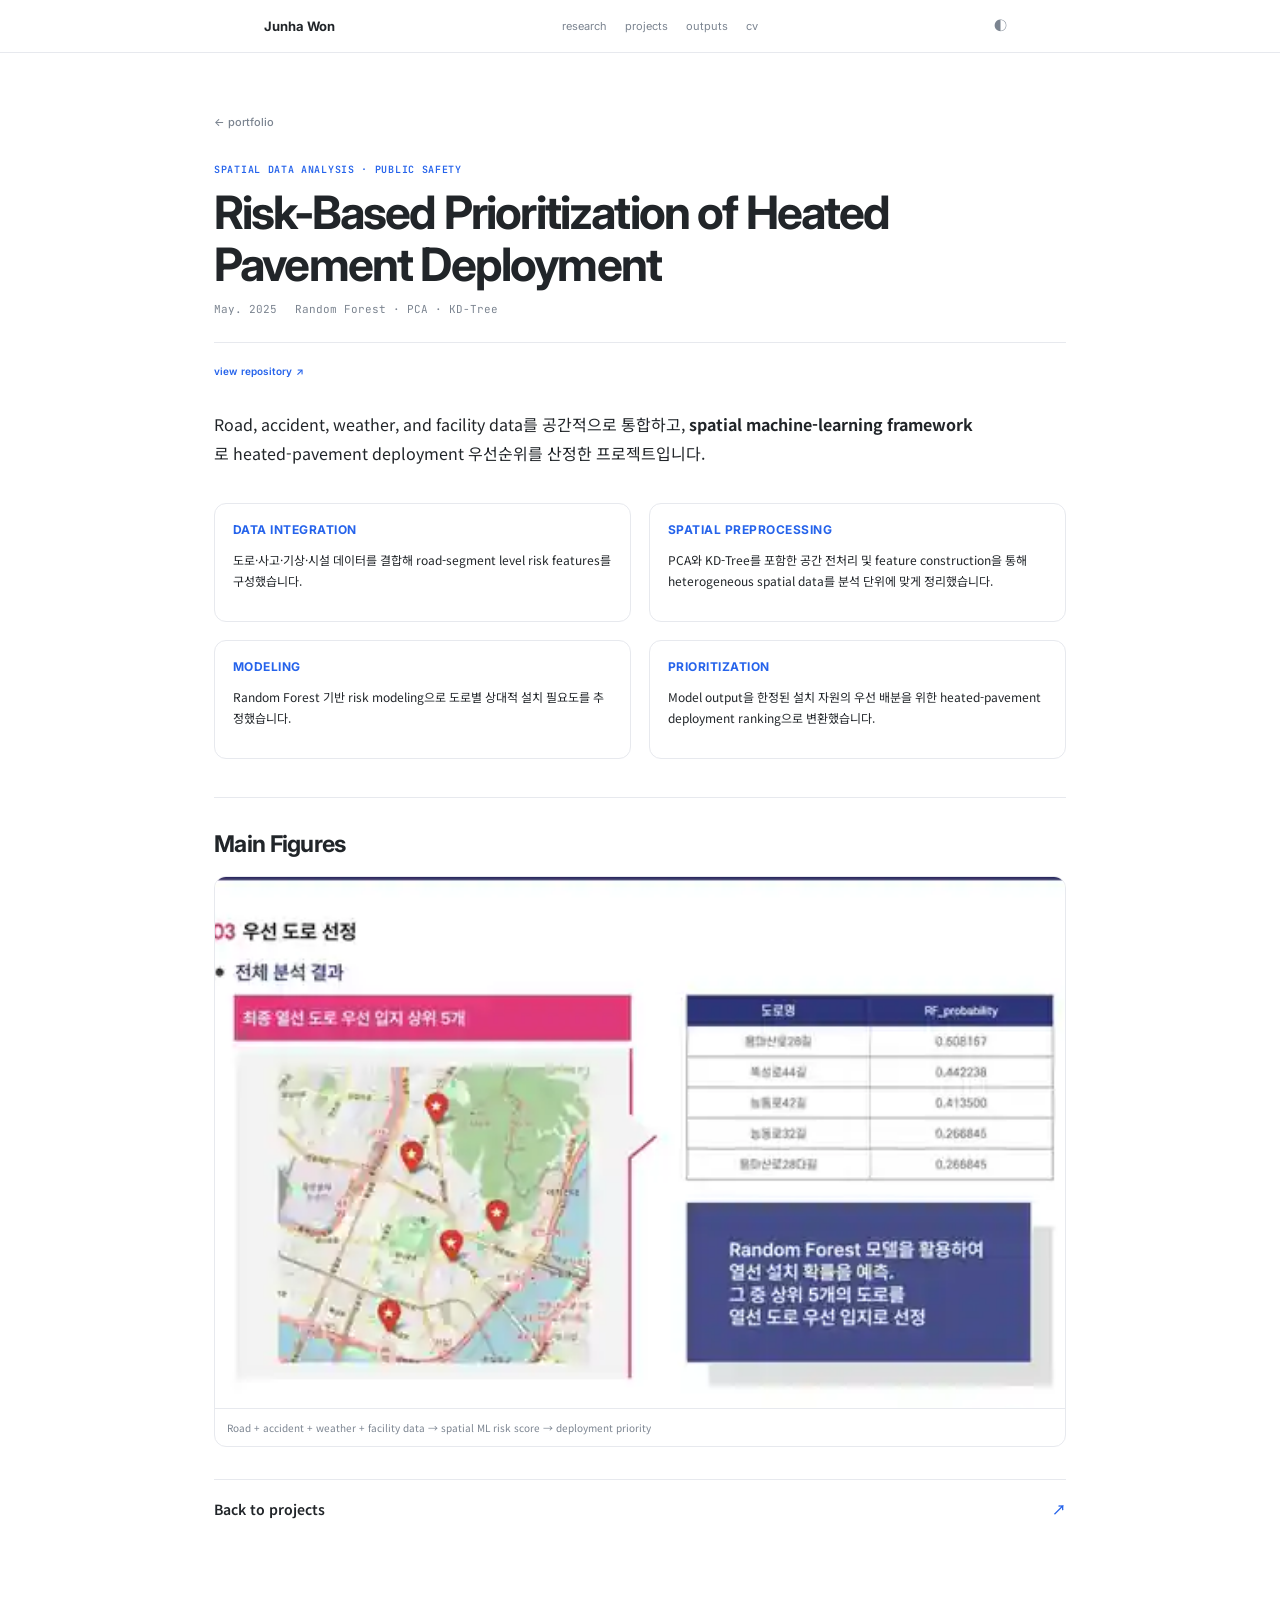
<file: projects/gwangjin.html>
<!doctype html><html lang="ko" data-theme="light"><head><meta charset="utf-8"><meta name="viewport" content="width=device-width,initial-scale=1"><meta name="theme-color" content="#fff"><title>Risk-Based Prioritization of Heated Pavement Deployment · Junha Won</title><link rel="stylesheet" href="../styles.css"><link rel="stylesheet" href="../extras.css"><link rel="stylesheet" href="../detail.css"><script>document.documentElement.classList.add('js')</script></head><body><header class="nav-shell"><nav class="detail-nav container"><a class="brand" href="../index.html">Junha Won</a><div class="navlinks"><a href="../index.html#research">research</a><a href="../index.html#projects">projects</a><a href="../index.html#outputs">outputs</a><a href="../cv.html">cv</a></div><button id="themeToggle" class="theme" aria-label="테마 전환">◐</button></nav></header><main class="detail-main"><a class="detail-back" href="../index.html#projects">← portfolio</a><p class="detail-eyebrow">SPATIAL DATA ANALYSIS · PUBLIC SAFETY</p><h1 class="detail-title">Risk-Based Prioritization of Heated Pavement Deployment</h1><div class="detail-meta"><span>May. 2025</span><span>Random Forest · PCA · KD-Tree</span></div><p class="detail-repo-link"><a class="detail-link" href="https://github.com/Juna0926/heated-pavement-prioritization" rel="noopener" target="_blank">view repository ↗</a></p><p class="detail-lead">Road, accident, weather, and facility data를 공간적으로 통합하고, <strong>spatial machine-learning framework</strong>로 heated-pavement deployment 우선순위를 산정한 프로젝트입니다.</p><div class="detail-grid"><article class="detail-card"><h2>Data integration</h2><p>도로·사고·기상·시설 데이터를 결합해 road-segment level risk features를 구성했습니다.</p></article><article class="detail-card"><h2>Spatial preprocessing</h2><p>PCA와 KD-Tree를 포함한 공간 전처리 및 feature construction을 통해 heterogeneous spatial data를 분석 단위에 맞게 정리했습니다.</p></article><article class="detail-card"><h2>Modeling</h2><p>Random Forest 기반 risk modeling으로 도로별 상대적 설치 필요도를 추정했습니다.</p></article><article class="detail-card"><h2>Prioritization</h2><p>Model output을 한정된 설치 자원의 우선 배분을 위한 heated-pavement deployment ranking으로 변환했습니다.</p></article></div><section class="detail-section"><h2>Main Figures</h2><div class="gallery"><figure class="wide"><button class="figure" data-src="../assets/media/project-heated-detail.webp" data-caption="Heated pavement deployment prioritization"><img src="../assets/media/project-heated-detail.webp" alt="Heated pavement deployment prioritization"></button><figcaption>Road + accident + weather + facility data → spatial ML risk score → deployment priority</figcaption></figure></div></section><a class="next-link" href="../index.html#projects">Back to projects<span>↗</span></a></main><dialog id="lightbox"><button id="close" aria-label="닫기">×</button><img id="lightImg" alt=""><p id="caption"></p></dialog><script src="../script.js"></script></body></html>
</file>
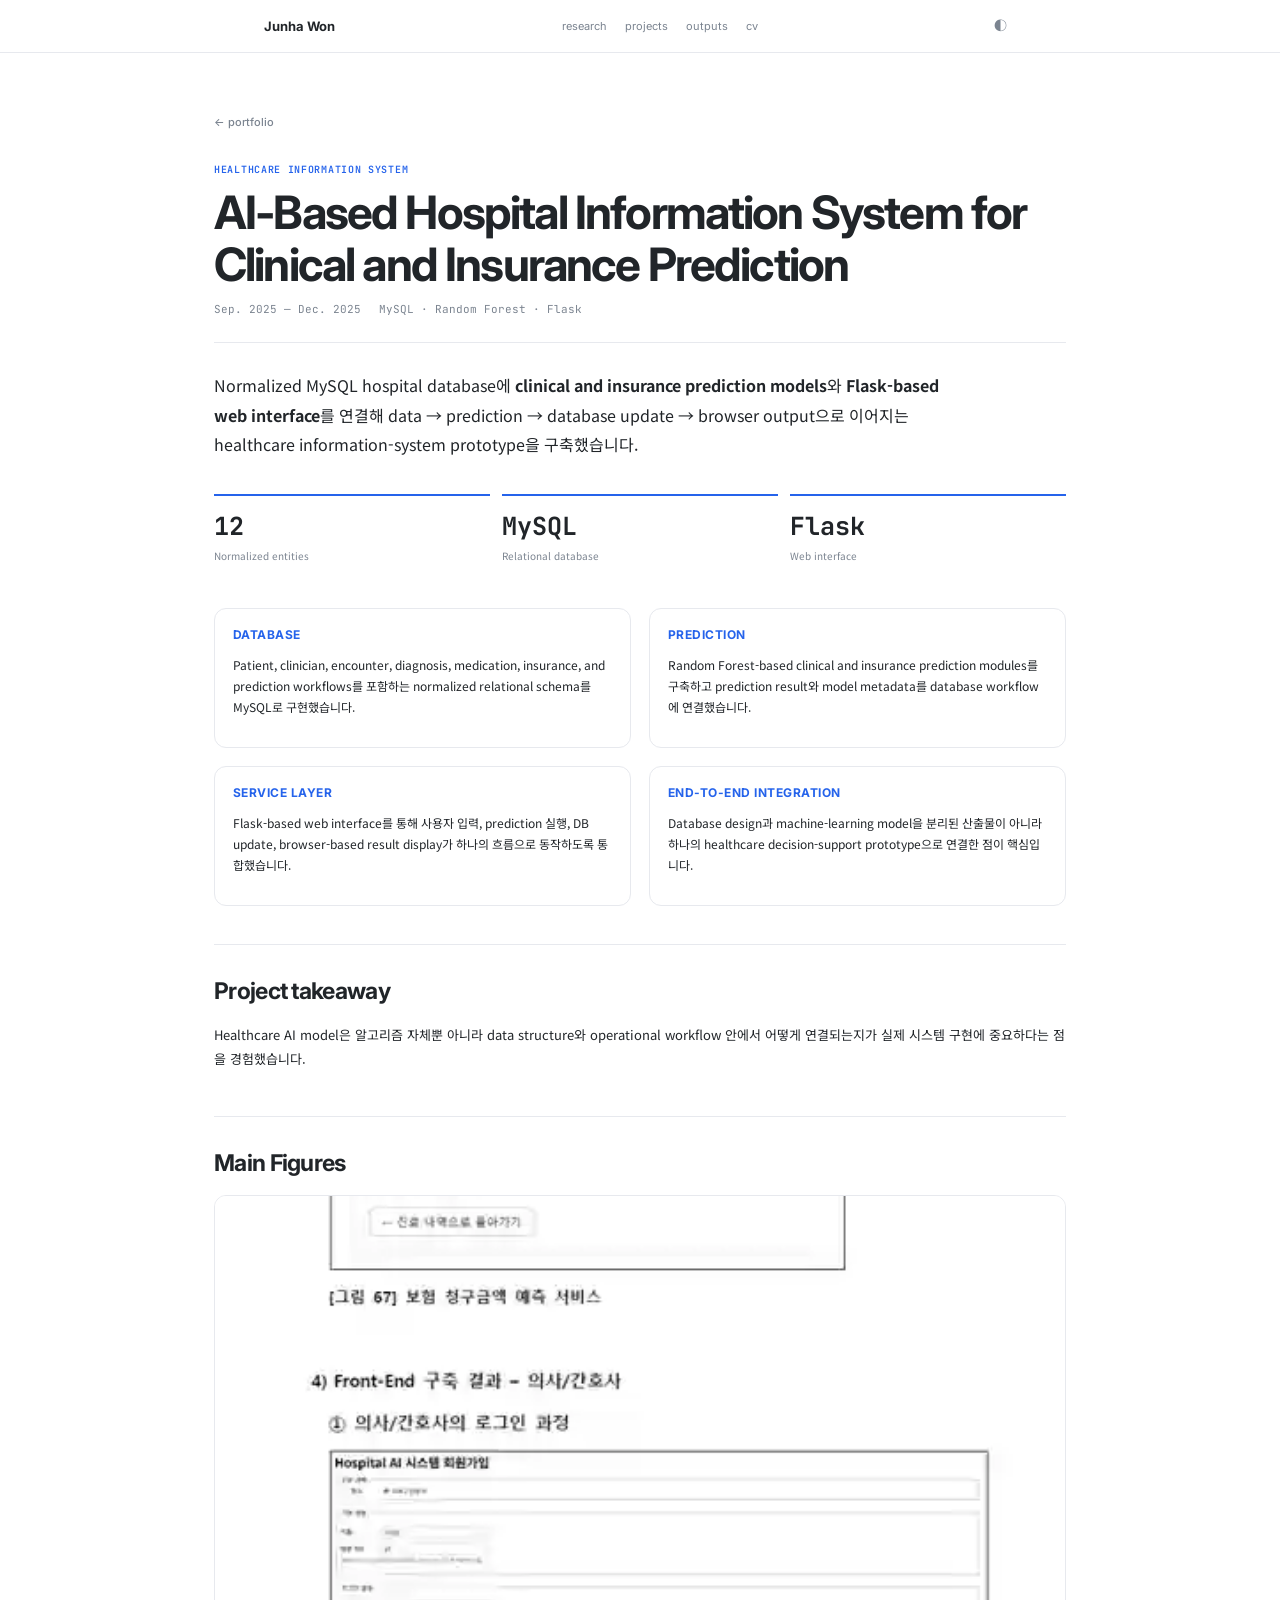
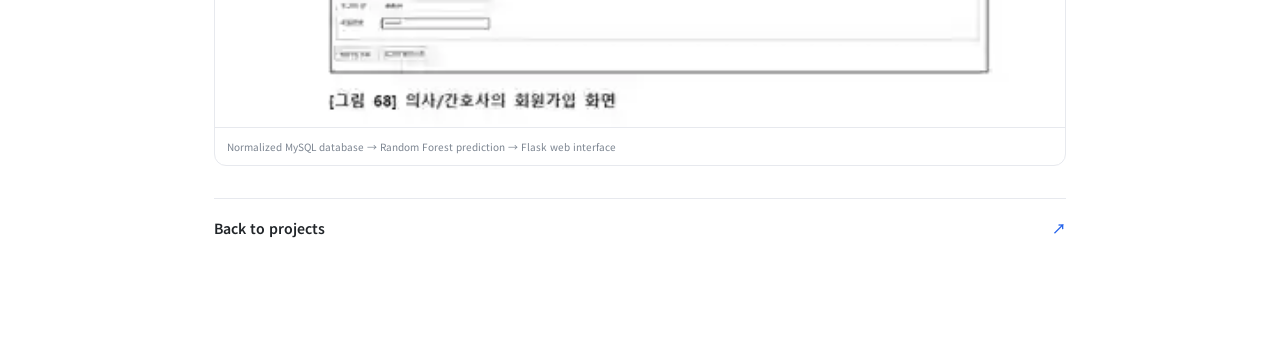
<file: projects/hospital.html>
<!doctype html><html lang="ko" data-theme="light"><head><meta charset="utf-8"><meta name="viewport" content="width=device-width,initial-scale=1"><meta name="theme-color" content="#fff"><title>AI-Based Hospital Information System for Clinical and Insurance Prediction · Junha Won</title><link rel="stylesheet" href="../styles.css"><link rel="stylesheet" href="../extras.css"><link rel="stylesheet" href="../detail.css"><script>document.documentElement.classList.add('js')</script></head><body><header class="nav-shell"><nav class="detail-nav container"><a class="brand" href="../index.html">Junha Won</a><div class="navlinks"><a href="../index.html#research">research</a><a href="../index.html#projects">projects</a><a href="../index.html#outputs">outputs</a><a href="../cv.html">cv</a></div><button id="themeToggle" class="theme" aria-label="테마 전환">◐</button></nav></header><main class="detail-main"><a class="detail-back" href="../index.html#projects">← portfolio</a><p class="detail-eyebrow">HEALTHCARE INFORMATION SYSTEM</p><h1 class="detail-title">AI-Based Hospital Information System for Clinical and Insurance Prediction</h1><div class="detail-meta"><span>Sep. 2025 — Dec. 2025</span><span>MySQL · Random Forest · Flask</span></div><p class="detail-lead">Normalized MySQL hospital database에 <strong>clinical and insurance prediction models</strong>와 <strong>Flask-based web interface</strong>를 연결해 data → prediction → database update → browser output으로 이어지는 healthcare information-system prototype을 구축했습니다.</p><div class="metric-row"><div class="metric"><b>12</b><span>Normalized entities</span></div><div class="metric"><b>MySQL</b><span>Relational database</span></div><div class="metric"><b>Flask</b><span>Web interface</span></div></div><div class="detail-grid"><article class="detail-card"><h2>Database</h2><p>Patient, clinician, encounter, diagnosis, medication, insurance, and prediction workflows를 포함하는 normalized relational schema를 MySQL로 구현했습니다.</p></article><article class="detail-card"><h2>Prediction</h2><p>Random Forest-based clinical and insurance prediction modules를 구축하고 prediction result와 model metadata를 database workflow에 연결했습니다.</p></article><article class="detail-card"><h2>Service layer</h2><p>Flask-based web interface를 통해 사용자 입력, prediction 실행, DB update, browser-based result display가 하나의 흐름으로 동작하도록 통합했습니다.</p></article><article class="detail-card"><h2>End-to-end integration</h2><p>Database design과 machine-learning model을 분리된 산출물이 아니라 하나의 healthcare decision-support prototype으로 연결한 점이 핵심입니다.</p></article></div><section class="detail-section"><h2>Project takeaway</h2><p>Healthcare AI model은 알고리즘 자체뿐 아니라 data structure와 operational workflow 안에서 어떻게 연결되는지가 실제 시스템 구현에 중요하다는 점을 경험했습니다.</p></section><section class="detail-section"><h2>Main Figures</h2><div class="gallery"><figure class="wide"><button class="figure" data-src="../assets/media/project-hospital-detail.webp" data-caption="Hospital information-system architecture"><img src="../assets/media/project-hospital-detail.webp" alt="Hospital information-system architecture"></button><figcaption>Normalized MySQL database → Random Forest prediction → Flask web interface</figcaption></figure></div></section><a class="next-link" href="../index.html#projects">Back to projects<span>↗</span></a></main><dialog id="lightbox"><button id="close" aria-label="닫기">×</button><img id="lightImg" alt=""><p id="caption"></p></dialog><script src="../script.js"></script></body></html>
</file>
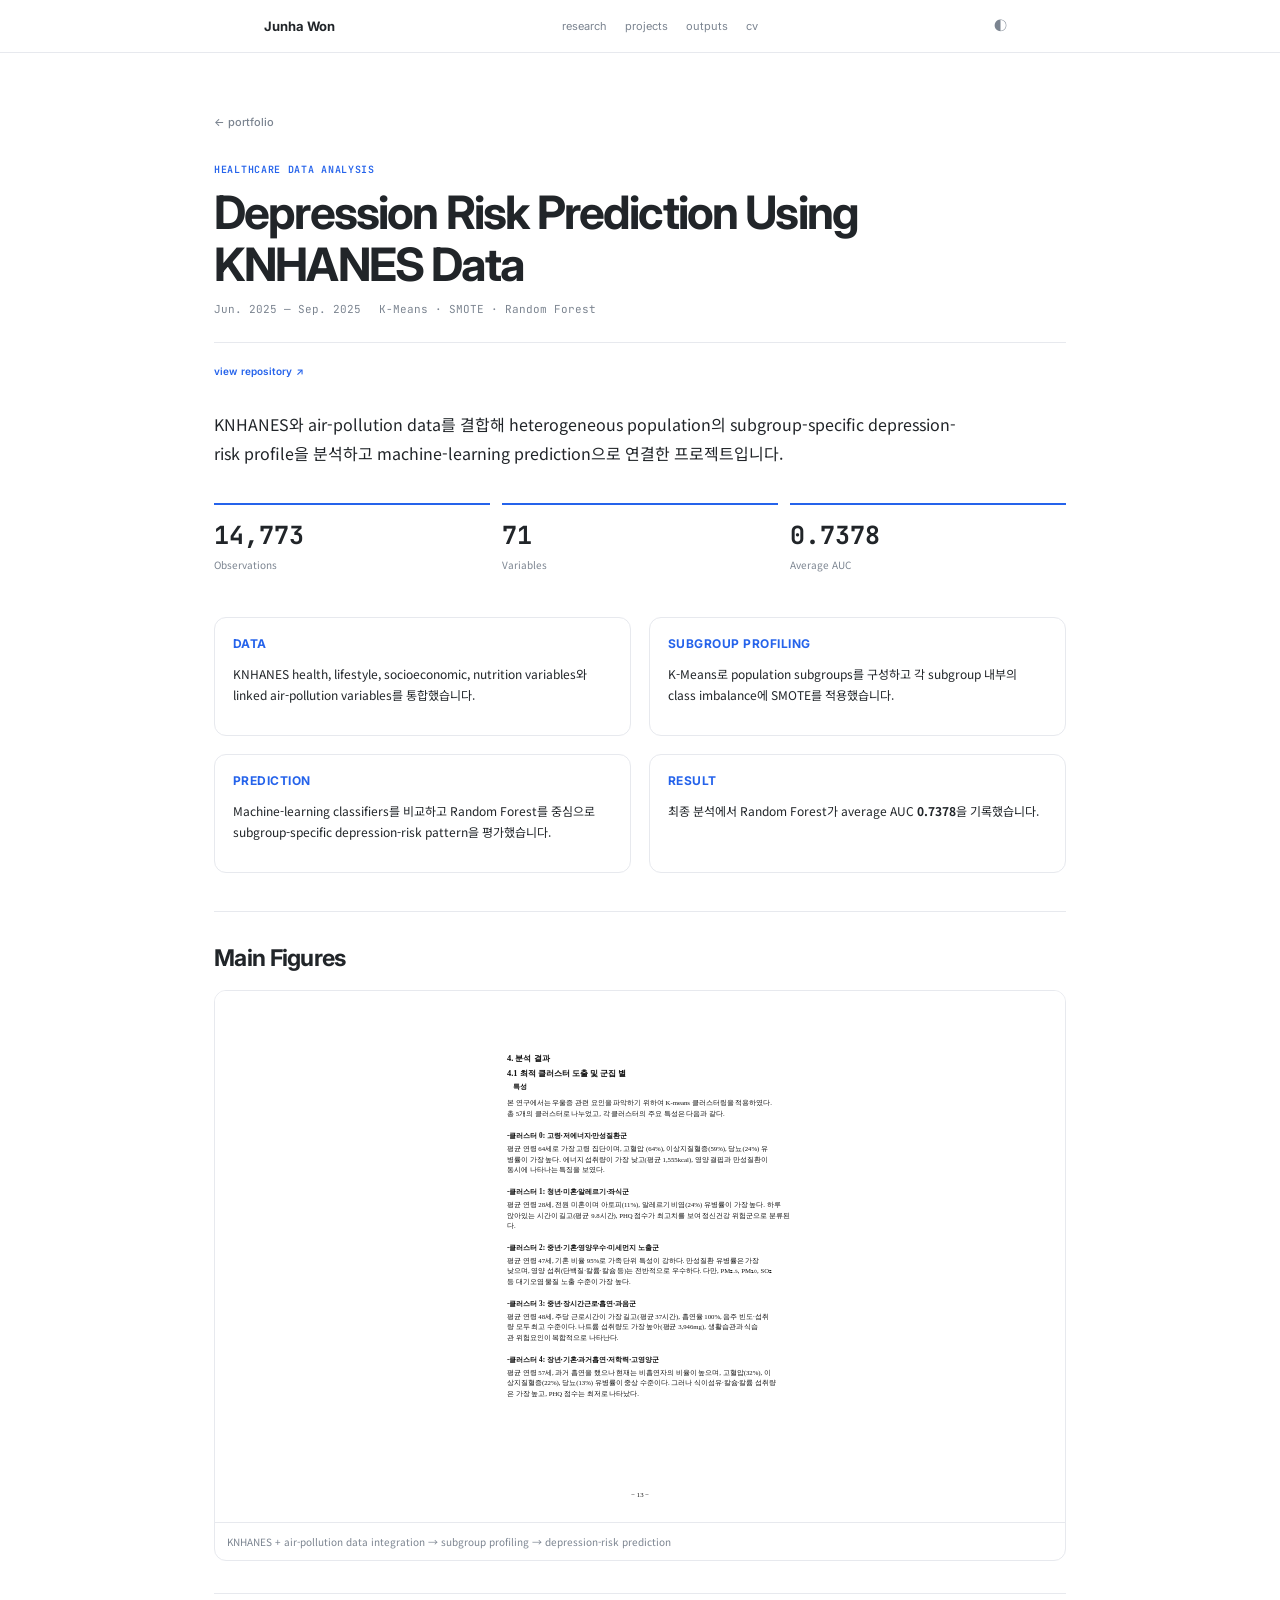
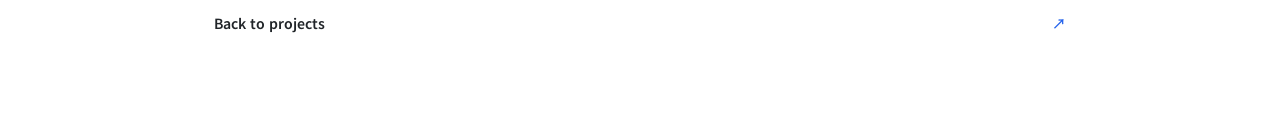
<file: projects/knhanes.html>
<!doctype html><html lang="ko" data-theme="light"><head><meta charset="utf-8"><meta name="viewport" content="width=device-width,initial-scale=1"><meta name="theme-color" content="#fff"><title>Depression Risk Prediction Using KNHANES Data · Junha Won</title><link rel="stylesheet" href="../styles.css"><link rel="stylesheet" href="../extras.css"><link rel="stylesheet" href="../detail.css"><script>document.documentElement.classList.add('js')</script></head><body><header class="nav-shell"><nav class="detail-nav container"><a class="brand" href="../index.html">Junha Won</a><div class="navlinks"><a href="../index.html#research">research</a><a href="../index.html#projects">projects</a><a href="../index.html#outputs">outputs</a><a href="../cv.html">cv</a></div><button id="themeToggle" class="theme" aria-label="테마 전환">◐</button></nav></header><main class="detail-main"><a class="detail-back" href="../index.html#projects">← portfolio</a><p class="detail-eyebrow">HEALTHCARE DATA ANALYSIS</p><h1 class="detail-title">Depression Risk Prediction Using KNHANES Data</h1><div class="detail-meta"><span>Jun. 2025 — Sep. 2025</span><span>K-Means · SMOTE · Random Forest</span></div><p class="detail-repo-link"><a class="detail-link" href="https://github.com/Juna0926/knhanes-depression-risk" rel="noopener" target="_blank">view repository ↗</a></p><p class="detail-lead">KNHANES와 air-pollution data를 결합해 heterogeneous population의 subgroup-specific depression-risk profile을 분석하고 machine-learning prediction으로 연결한 프로젝트입니다.</p><div class="metric-row"><div class="metric"><b>14,773</b><span>Observations</span></div><div class="metric"><b>71</b><span>Variables</span></div><div class="metric"><b>0.7378</b><span>Average AUC</span></div></div><div class="detail-grid"><article class="detail-card"><h2>Data</h2><p>KNHANES health, lifestyle, socioeconomic, nutrition variables와 linked air-pollution variables를 통합했습니다.</p></article><article class="detail-card"><h2>Subgroup profiling</h2><p>K-Means로 population subgroups를 구성하고 각 subgroup 내부의 class imbalance에 SMOTE를 적용했습니다.</p></article><article class="detail-card"><h2>Prediction</h2><p>Machine-learning classifiers를 비교하고 Random Forest를 중심으로 subgroup-specific depression-risk pattern을 평가했습니다.</p></article><article class="detail-card"><h2>Result</h2><p>최종 분석에서 Random Forest가 average AUC <strong>0.7378</strong>을 기록했습니다.</p></article></div><section class="detail-section"><h2>Main Figures</h2><div class="gallery"><figure class="wide"><button class="figure" data-src="../assets/media/project-knhanes-detail.svg" data-caption="KNHANES depression-risk profiling"><img src="../assets/media/project-knhanes-detail.svg" alt="KNHANES depression-risk profiling" style="object-fit:contain;background:#fff"></button><figcaption>KNHANES + air-pollution data integration → subgroup profiling → depression-risk prediction</figcaption></figure></div></section><a class="next-link" href="../index.html#projects">Back to projects<span>↗</span></a></main><dialog id="lightbox"><button id="close" aria-label="닫기">×</button><img id="lightImg" alt=""><p id="caption"></p></dialog><script src="../script.js?v=20260909-10"></script></body></html>
</file>
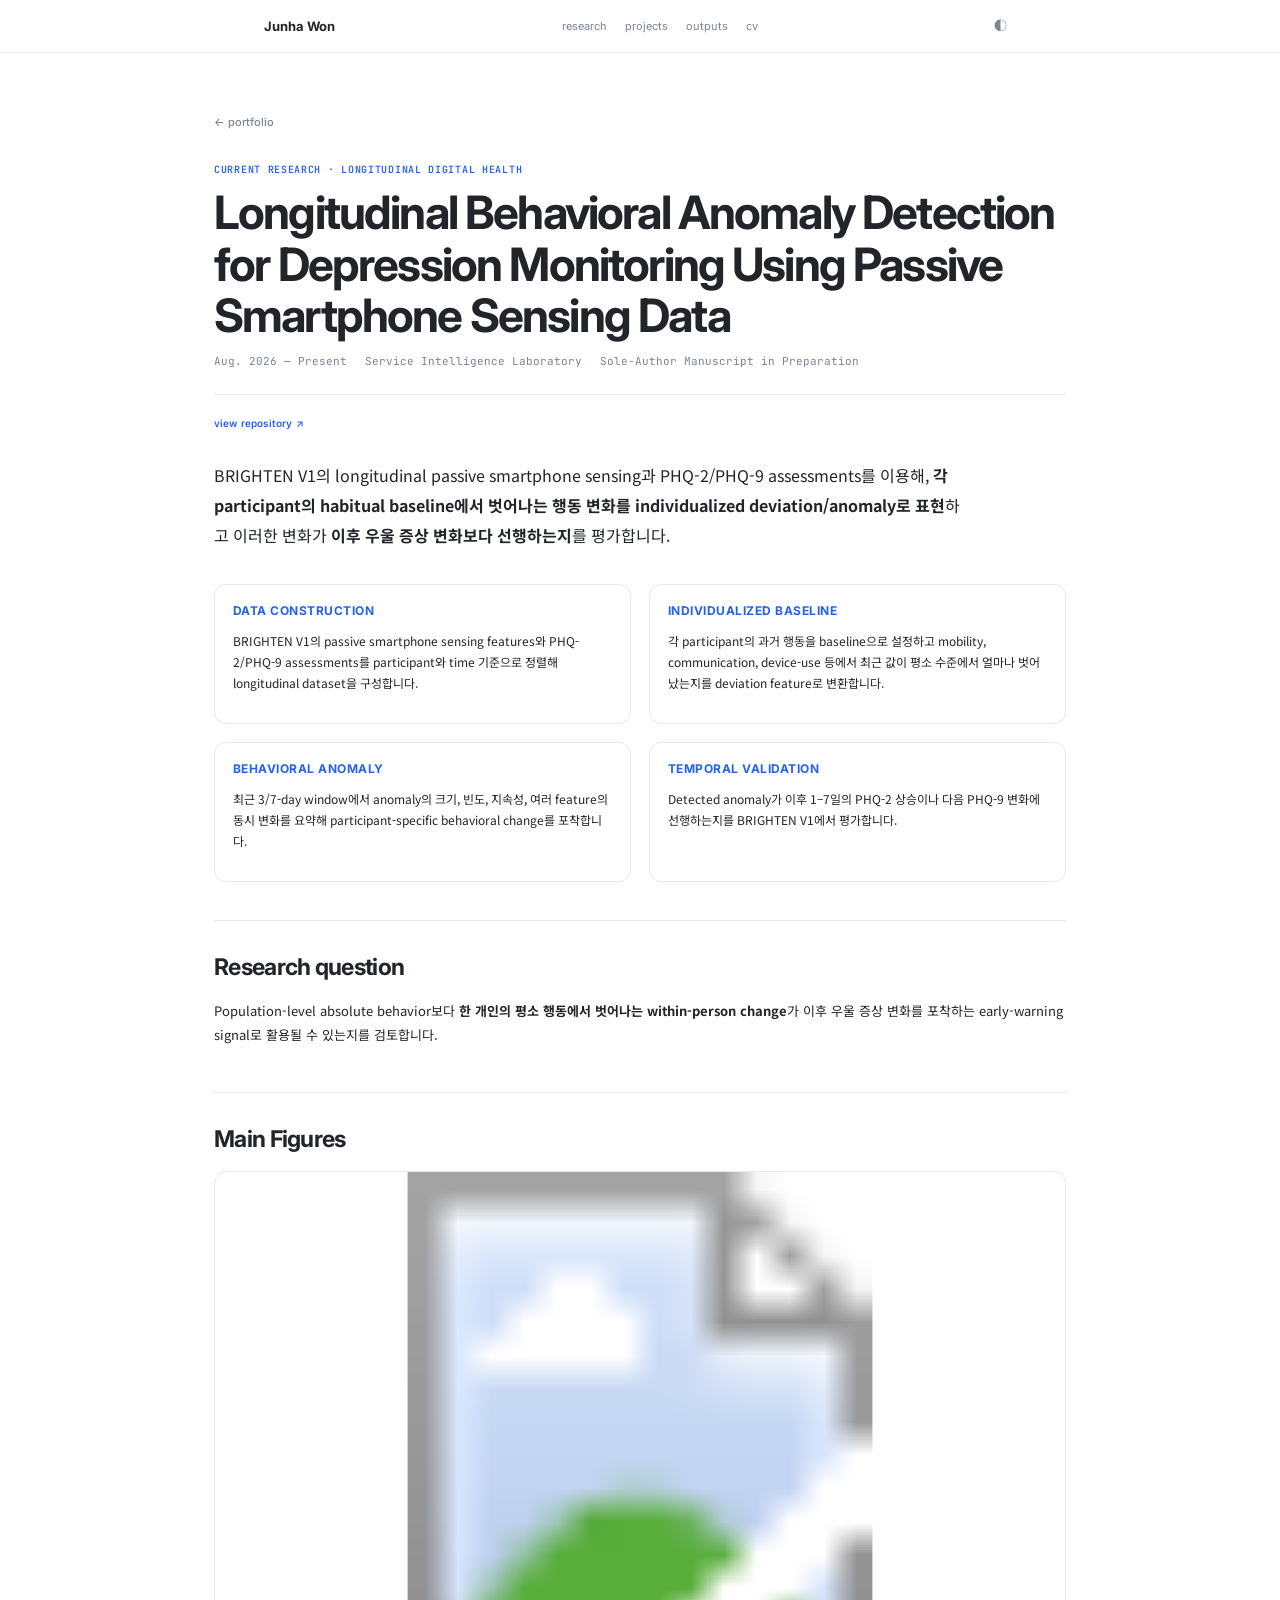
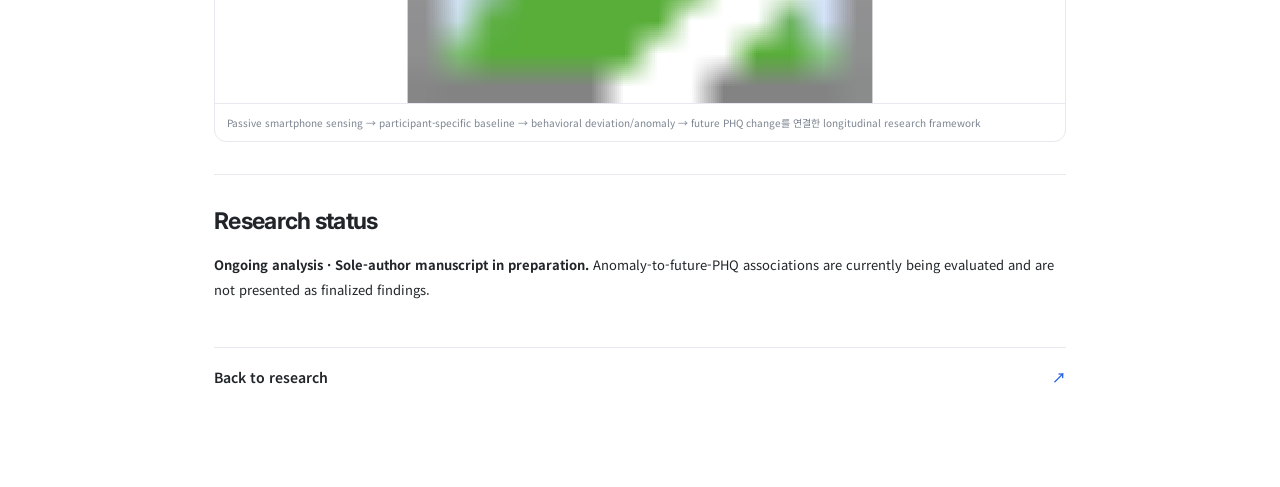
<file: research/brighten.html>
<!doctype html><html lang="ko" data-theme="light"><head><meta charset="utf-8"><meta name="viewport" content="width=device-width,initial-scale=1"><meta name="theme-color" content="#fff"><title>Longitudinal Behavioral Anomaly Detection for Depression Monitoring Using Passive Smartphone Sensing Data · Junha Won</title><link rel="stylesheet" href="../styles.css"><link rel="stylesheet" href="../extras.css"><link rel="stylesheet" href="../detail.css"><script>document.documentElement.classList.add('js')</script></head><body><header class="nav-shell"><nav class="detail-nav container"><a class="brand" href="../index.html">Junha Won</a><div class="navlinks"><a href="../index.html#research">research</a><a href="../index.html#projects">projects</a><a href="../index.html#outputs">outputs</a><a href="../cv.html">cv</a></div><button id="themeToggle" class="theme" aria-label="테마 전환">◐</button></nav></header><main class="detail-main"><a class="detail-back" href="../index.html#research">← portfolio</a><p class="detail-eyebrow">CURRENT RESEARCH · LONGITUDINAL DIGITAL HEALTH</p><h1 class="detail-title">Longitudinal Behavioral Anomaly Detection for Depression Monitoring Using Passive Smartphone Sensing Data</h1><div class="detail-meta"><span>Aug. 2026 — Present</span><span>Service Intelligence Laboratory</span><span>Sole-Author Manuscript in Preparation</span></div><p class="detail-repo-link"><a class="detail-link" href="https://github.com/Juna0926/brighten-time-series-anomaly-detection" rel="noopener" target="_blank">view repository ↗</a></p><p class="detail-lead">BRIGHTEN V1의 longitudinal passive smartphone sensing과 PHQ-2/PHQ-9 assessments를 이용해, <strong>각 participant의 habitual baseline에서 벗어나는 행동 변화를 individualized deviation/anomaly로 표현</strong>하고 이러한 변화가 <strong>이후 우울 증상 변화보다 선행하는지</strong>를 평가합니다.</p><div class="detail-grid"><article class="detail-card"><h2>Data construction</h2><p>BRIGHTEN V1의 passive smartphone sensing features와 PHQ-2/PHQ-9 assessments를 participant와 time 기준으로 정렬해 longitudinal dataset을 구성합니다.</p></article><article class="detail-card"><h2>Individualized baseline</h2><p>각 participant의 과거 행동을 baseline으로 설정하고 mobility, communication, device-use 등에서 최근 값이 평소 수준에서 얼마나 벗어났는지를 deviation feature로 변환합니다.</p></article><article class="detail-card"><h2>Behavioral anomaly</h2><p>최근 3/7-day window에서 anomaly의 크기, 빈도, 지속성, 여러 feature의 동시 변화를 요약해 participant-specific behavioral change를 포착합니다.</p></article><article class="detail-card"><h2>Temporal validation</h2><p>Detected anomaly가 이후 1–7일의 PHQ-2 상승이나 다음 PHQ-9 변화에 선행하는지를 BRIGHTEN V1에서 평가합니다.</p></article></div><section class="detail-section"><h2>Research question</h2><p>Population-level absolute behavior보다 <strong>한 개인의 평소 행동에서 벗어나는 within-person change</strong>가 이후 우울 증상 변화를 포착하는 early-warning signal로 활용될 수 있는지를 검토합니다.</p></section><section class="detail-section"><h2>Main Figures</h2><div class="gallery"><figure class="wide"><button class="figure" data-src="../assets/brighten.svg" data-caption="BRIGHTEN individualized longitudinal anomaly-detection framework"><img src="../assets/brighten.svg" alt="BRIGHTEN individualized longitudinal anomaly-detection framework"></button><figcaption>Passive smartphone sensing → participant-specific baseline → behavioral deviation/anomaly → future PHQ change를 연결한 longitudinal research framework</figcaption></figure></div></section><section class="detail-section"><h2>Research status</h2><p><strong>Ongoing analysis · Sole-author manuscript in preparation.</strong> Anomaly-to-future-PHQ associations are currently being evaluated and are not presented as finalized findings.</p></section><a class="next-link" href="../index.html#research">Back to research<span>↗</span></a></main><dialog id="lightbox"><button id="close" aria-label="닫기">×</button><img id="lightImg" alt=""><p id="caption"></p></dialog><script src="../script.js"></script></body></html>
</file>
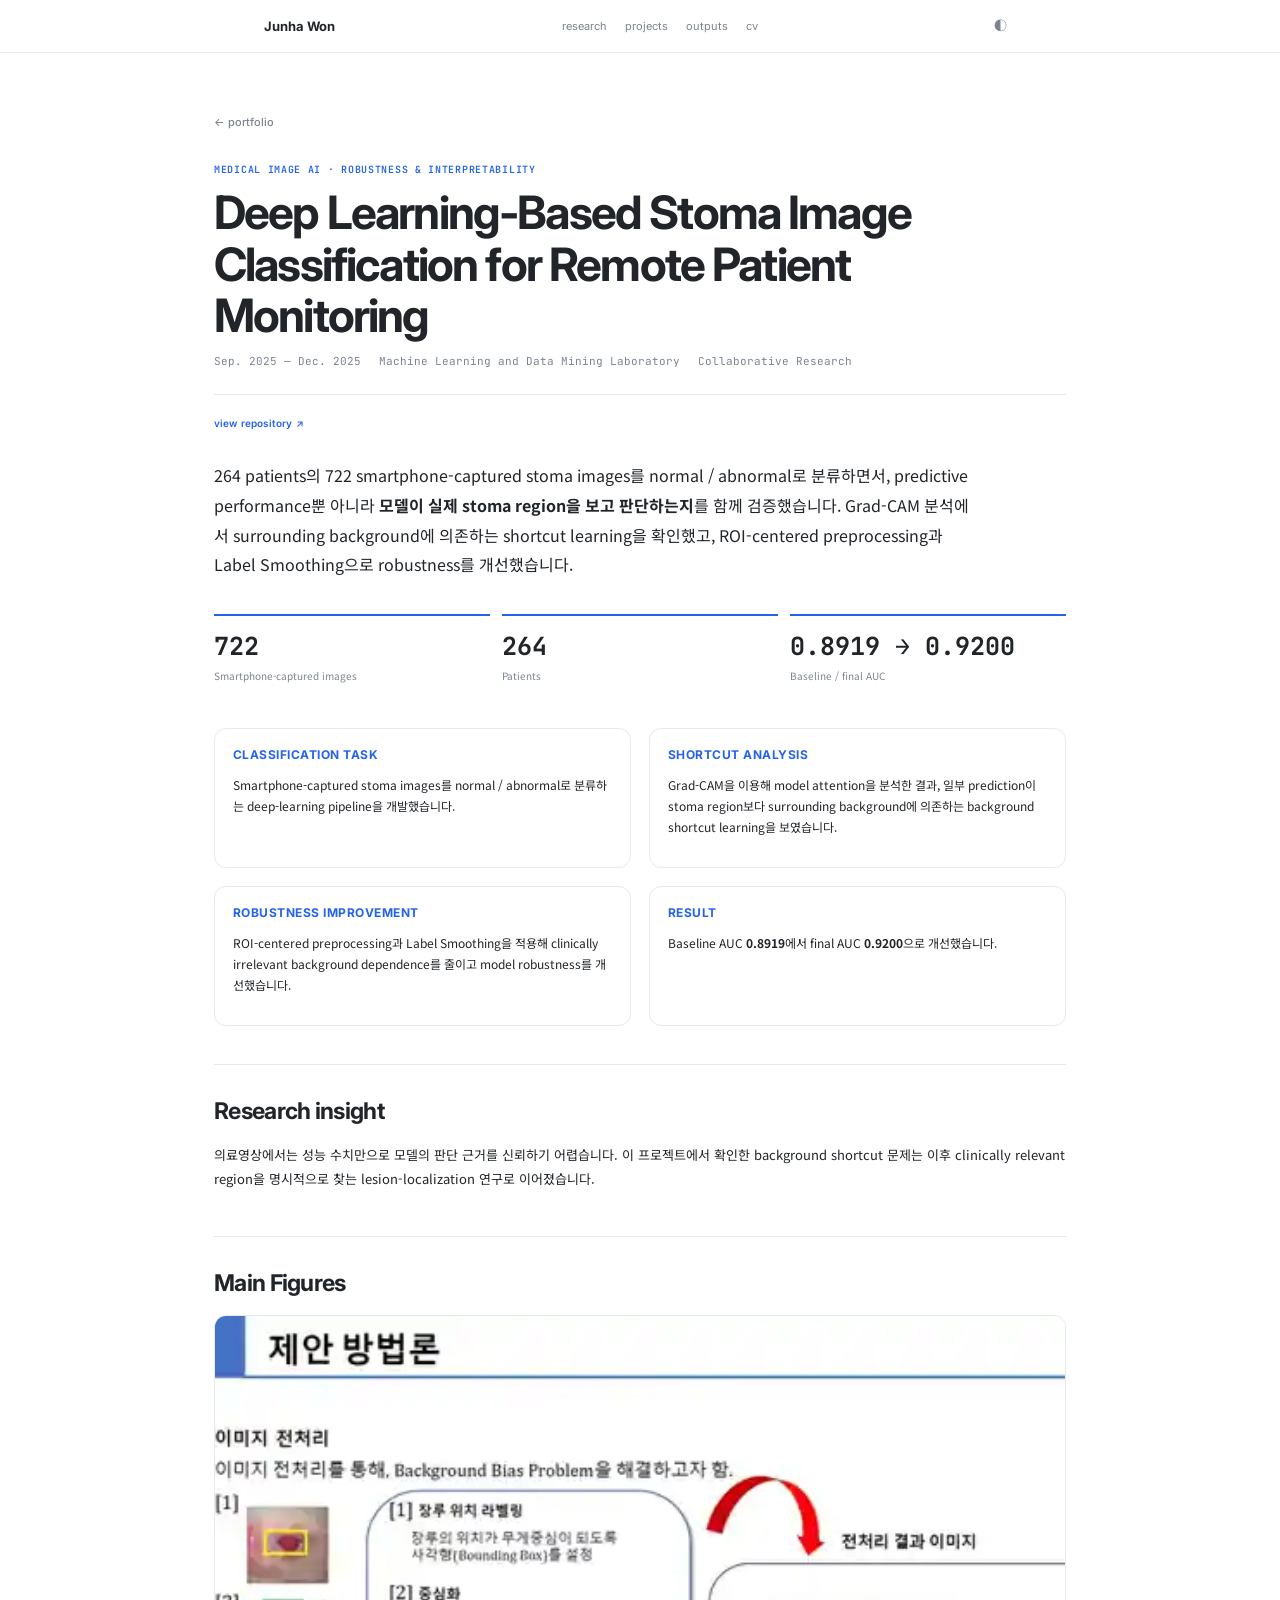
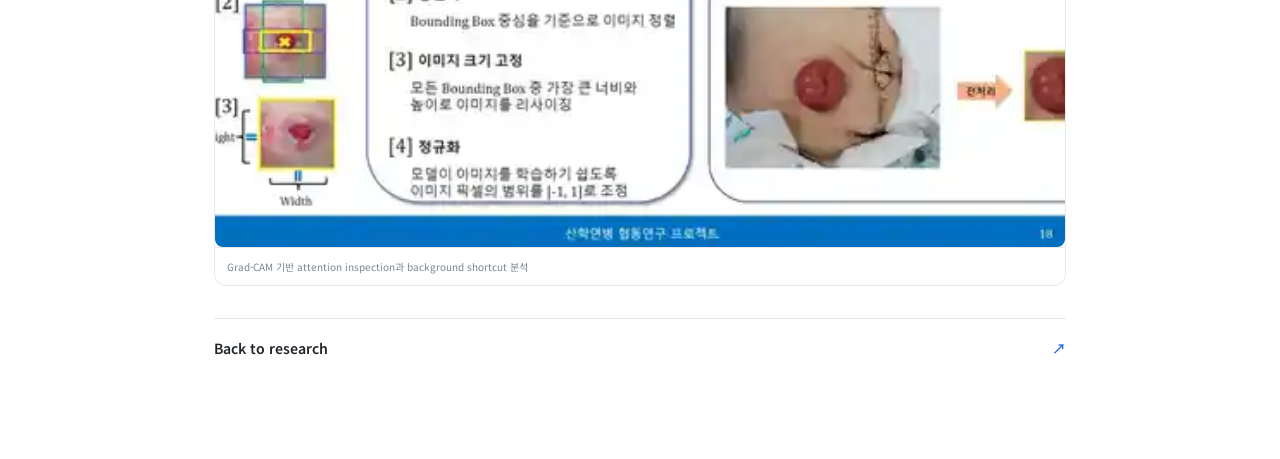
<file: research/classification.html>
<!doctype html><html lang="ko" data-theme="light"><head><meta charset="utf-8"><meta name="viewport" content="width=device-width,initial-scale=1"><meta name="theme-color" content="#fff"><title>Deep Learning-Based Stoma Image Classification for Remote Patient Monitoring · Junha Won</title><link rel="stylesheet" href="../styles.css"><link rel="stylesheet" href="../extras.css"><link rel="stylesheet" href="../detail.css"><script>document.documentElement.classList.add('js')</script></head><body><header class="nav-shell"><nav class="detail-nav container"><a class="brand" href="../index.html">Junha Won</a><div class="navlinks"><a href="../index.html#research">research</a><a href="../index.html#projects">projects</a><a href="../index.html#outputs">outputs</a><a href="../cv.html">cv</a></div><button id="themeToggle" class="theme" aria-label="테마 전환">◐</button></nav></header><main class="detail-main"><a class="detail-back" href="../index.html#research">← portfolio</a><p class="detail-eyebrow">MEDICAL IMAGE AI · ROBUSTNESS &amp; INTERPRETABILITY</p><h1 class="detail-title">Deep Learning-Based Stoma Image Classification for Remote Patient Monitoring</h1><div class="detail-meta"><span>Sep. 2025 — Dec. 2025</span><span>Machine Learning and Data Mining Laboratory</span><span>Collaborative Research</span></div><p class="detail-repo-link"><a class="detail-link" href="https://github.com/Juna0926/stoma-image-classification" rel="noopener" target="_blank">view repository ↗</a></p><p class="detail-lead">264 patients의 722 smartphone-captured stoma images를 normal / abnormal로 분류하면서, predictive performance뿐 아니라 <strong>모델이 실제 stoma region을 보고 판단하는지</strong>를 함께 검증했습니다. Grad-CAM 분석에서 surrounding background에 의존하는 shortcut learning을 확인했고, ROI-centered preprocessing과 Label Smoothing으로 robustness를 개선했습니다.</p><div class="metric-row"><div class="metric"><b>722</b><span>Smartphone-captured images</span></div><div class="metric"><b>264</b><span>Patients</span></div><div class="metric"><b>0.8919 → 0.9200</b><span>Baseline / final AUC</span></div></div><div class="detail-grid"><article class="detail-card"><h2>Classification task</h2><p>Smartphone-captured stoma images를 normal / abnormal로 분류하는 deep-learning pipeline을 개발했습니다.</p></article><article class="detail-card"><h2>Shortcut analysis</h2><p>Grad-CAM을 이용해 model attention을 분석한 결과, 일부 prediction이 stoma region보다 surrounding background에 의존하는 background shortcut learning을 보였습니다.</p></article><article class="detail-card"><h2>Robustness improvement</h2><p>ROI-centered preprocessing과 Label Smoothing을 적용해 clinically irrelevant background dependence를 줄이고 model robustness를 개선했습니다.</p></article><article class="detail-card"><h2>Result</h2><p>Baseline AUC <strong>0.8919</strong>에서 final AUC <strong>0.9200</strong>으로 개선했습니다.</p></article></div><section class="detail-section"><h2>Research insight</h2><p>의료영상에서는 성능 수치만으로 모델의 판단 근거를 신뢰하기 어렵습니다. 이 프로젝트에서 확인한 background shortcut 문제는 이후 clinically relevant region을 명시적으로 찾는 lesion-localization 연구로 이어졌습니다.</p></section><section class="detail-section"><h2>Main Figures</h2><div class="gallery"><figure class="wide"><button class="figure" data-src="../assets/media/research-classification.webp" data-caption="Grad-CAM based model inspection"><img src="../assets/media/research-classification.webp" alt="Grad-CAM based model inspection"></button><figcaption>Grad-CAM 기반 attention inspection과 background shortcut 분석</figcaption></figure></div></section><a class="next-link" href="../index.html#research">Back to research<span>↗</span></a></main><dialog id="lightbox"><button id="close" aria-label="닫기">×</button><img id="lightImg" alt=""><p id="caption"></p></dialog><script src="../script.js"></script></body></html>
</file>
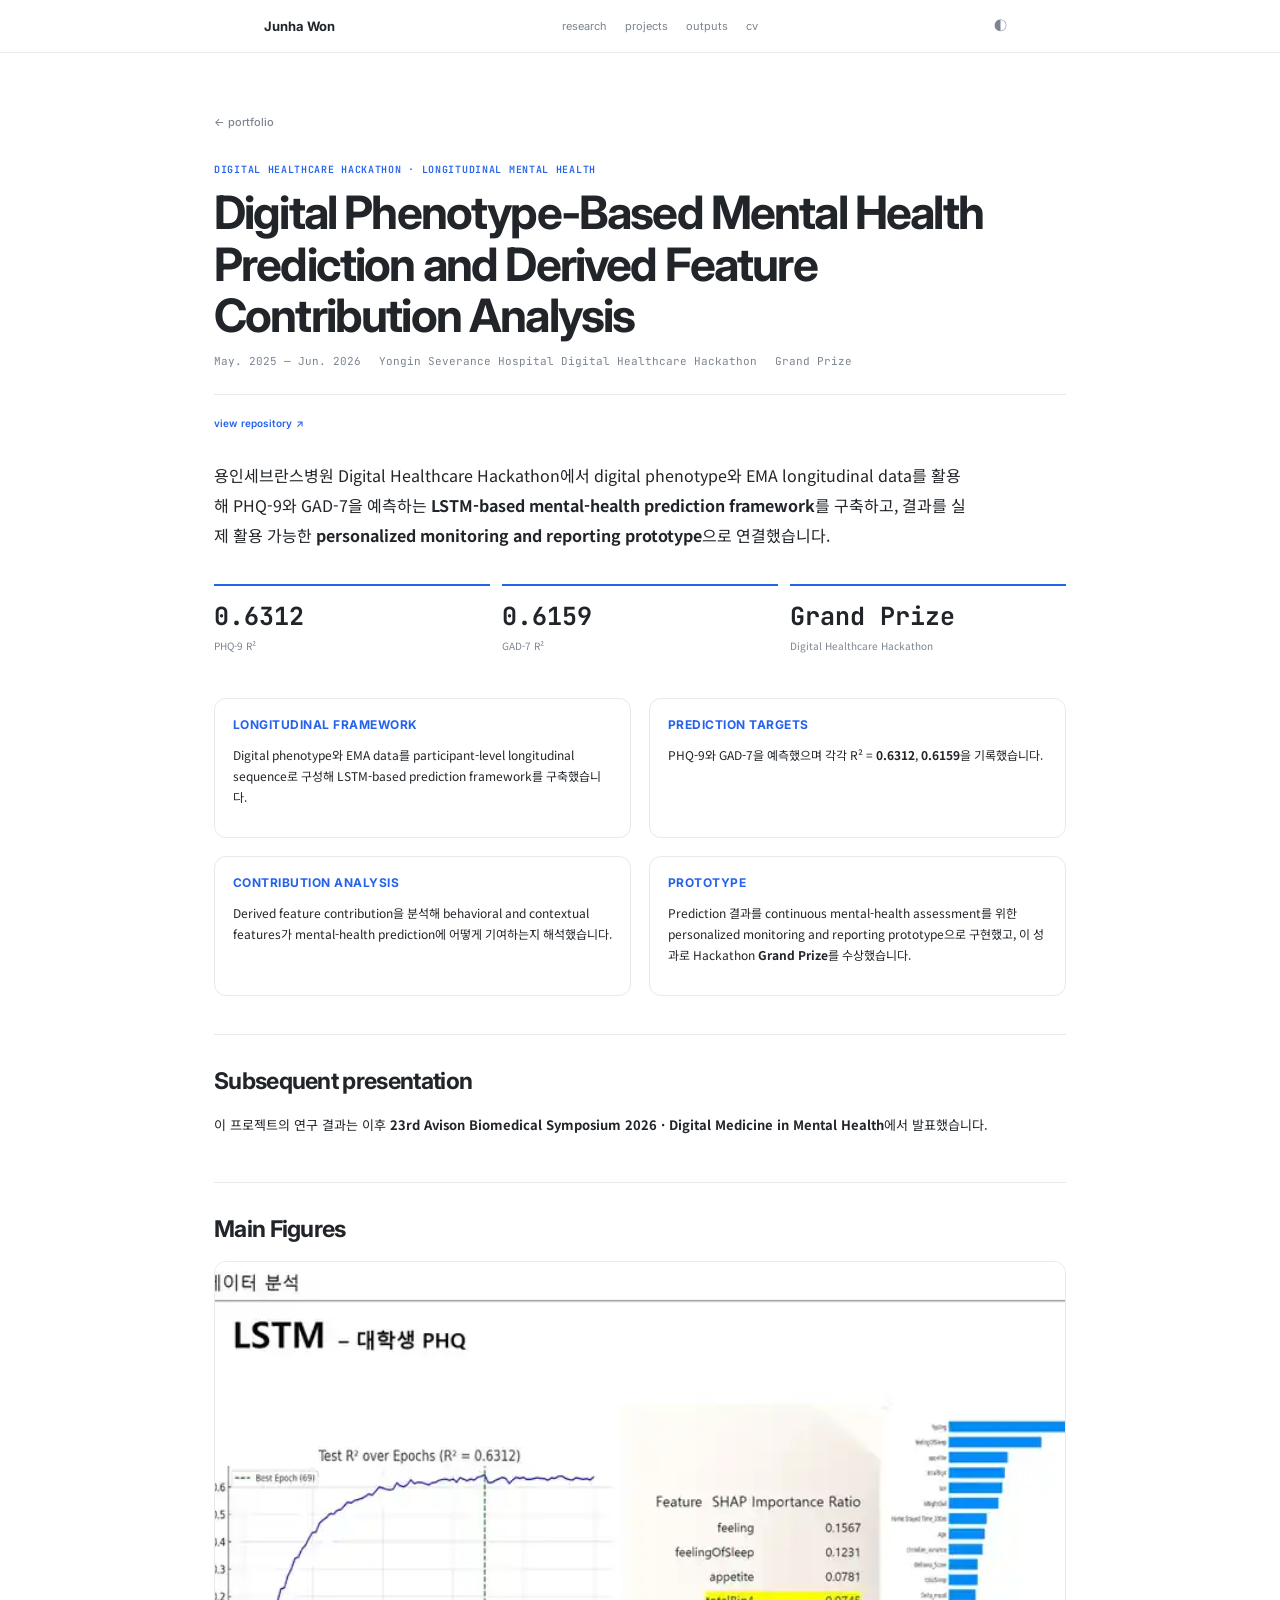
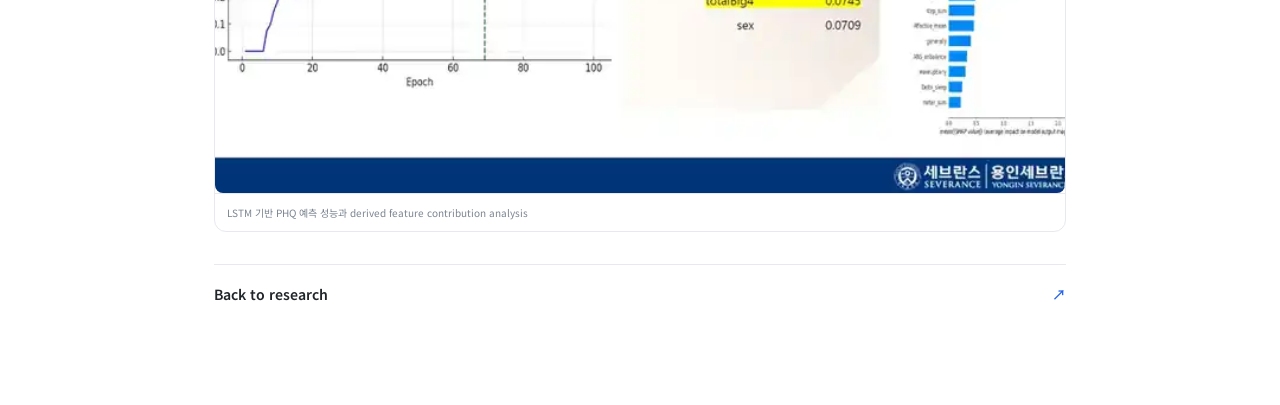
<file: research/digital-phenotype.html>
<!doctype html><html lang="ko" data-theme="light"><head><meta charset="utf-8"><meta name="viewport" content="width=device-width,initial-scale=1"><meta name="theme-color" content="#fff"><title>Digital Phenotype-Based Mental Health Prediction and Derived Feature Contribution Analysis · Junha Won</title><link rel="stylesheet" href="../styles.css"><link rel="stylesheet" href="../extras.css"><link rel="stylesheet" href="../detail.css"><script>document.documentElement.classList.add('js')</script></head><body><header class="nav-shell"><nav class="detail-nav container"><a class="brand" href="../index.html">Junha Won</a><div class="navlinks"><a href="../index.html#research">research</a><a href="../index.html#projects">projects</a><a href="../index.html#outputs">outputs</a><a href="../cv.html">cv</a></div><button id="themeToggle" class="theme" aria-label="테마 전환">◐</button></nav></header><main class="detail-main"><a class="detail-back" href="../index.html#research">← portfolio</a><p class="detail-eyebrow">DIGITAL HEALTHCARE HACKATHON · LONGITUDINAL MENTAL HEALTH</p><h1 class="detail-title">Digital Phenotype-Based Mental Health Prediction and Derived Feature Contribution Analysis</h1><div class="detail-meta"><span>May. 2025 — Jun. 2026</span><span>Yongin Severance Hospital Digital Healthcare Hackathon</span><span>Grand Prize</span></div><p class="detail-repo-link"><a class="detail-link" href="https://github.com/Juna0926/digital-phenotype-mental-health" rel="noopener" target="_blank">view repository ↗</a></p><p class="detail-lead">용인세브란스병원 Digital Healthcare Hackathon에서 digital phenotype와 EMA longitudinal data를 활용해 PHQ-9와 GAD-7을 예측하는 <strong>LSTM-based mental-health prediction framework</strong>를 구축하고, 결과를 실제 활용 가능한 <strong>personalized monitoring and reporting prototype</strong>으로 연결했습니다.</p><div class="metric-row"><div class="metric"><b>0.6312</b><span>PHQ-9 R²</span></div><div class="metric"><b>0.6159</b><span>GAD-7 R²</span></div><div class="metric"><b>Grand Prize</b><span>Digital Healthcare Hackathon</span></div></div><div class="detail-grid"><article class="detail-card"><h2>Longitudinal framework</h2><p>Digital phenotype와 EMA data를 participant-level longitudinal sequence로 구성해 LSTM-based prediction framework를 구축했습니다.</p></article><article class="detail-card"><h2>Prediction targets</h2><p>PHQ-9와 GAD-7을 예측했으며 각각 R² = <strong>0.6312</strong>, <strong>0.6159</strong>을 기록했습니다.</p></article><article class="detail-card"><h2>Contribution analysis</h2><p>Derived feature contribution을 분석해 behavioral and contextual features가 mental-health prediction에 어떻게 기여하는지 해석했습니다.</p></article><article class="detail-card"><h2>Prototype</h2><p>Prediction 결과를 continuous mental-health assessment를 위한 personalized monitoring and reporting prototype으로 구현했고, 이 성과로 Hackathon <strong>Grand Prize</strong>를 수상했습니다.</p></article></div><section class="detail-section"><h2>Subsequent presentation</h2><p>이 프로젝트의 연구 결과는 이후 <strong>23rd Avison Biomedical Symposium 2026 · Digital Medicine in Mental Health</strong>에서 발표했습니다.</p></section><section class="detail-section"><h2>Main Figures</h2><div class="gallery"><figure class="wide"><button class="figure" data-src="../assets/media/research-digital-health.webp" data-caption="Digital Healthcare Hackathon mental-health prediction analysis"><img src="../assets/media/research-digital-health.webp" alt="Digital Healthcare Hackathon mental-health prediction analysis"></button><figcaption>LSTM 기반 PHQ 예측 성능과 derived feature contribution analysis</figcaption></figure></div></section><a class="next-link" href="../index.html#research">Back to research<span>↗</span></a></main><dialog id="lightbox"><button id="close" aria-label="닫기">×</button><img id="lightImg" alt=""><p id="caption"></p></dialog><script src="../script.js"></script></body></html>
</file>
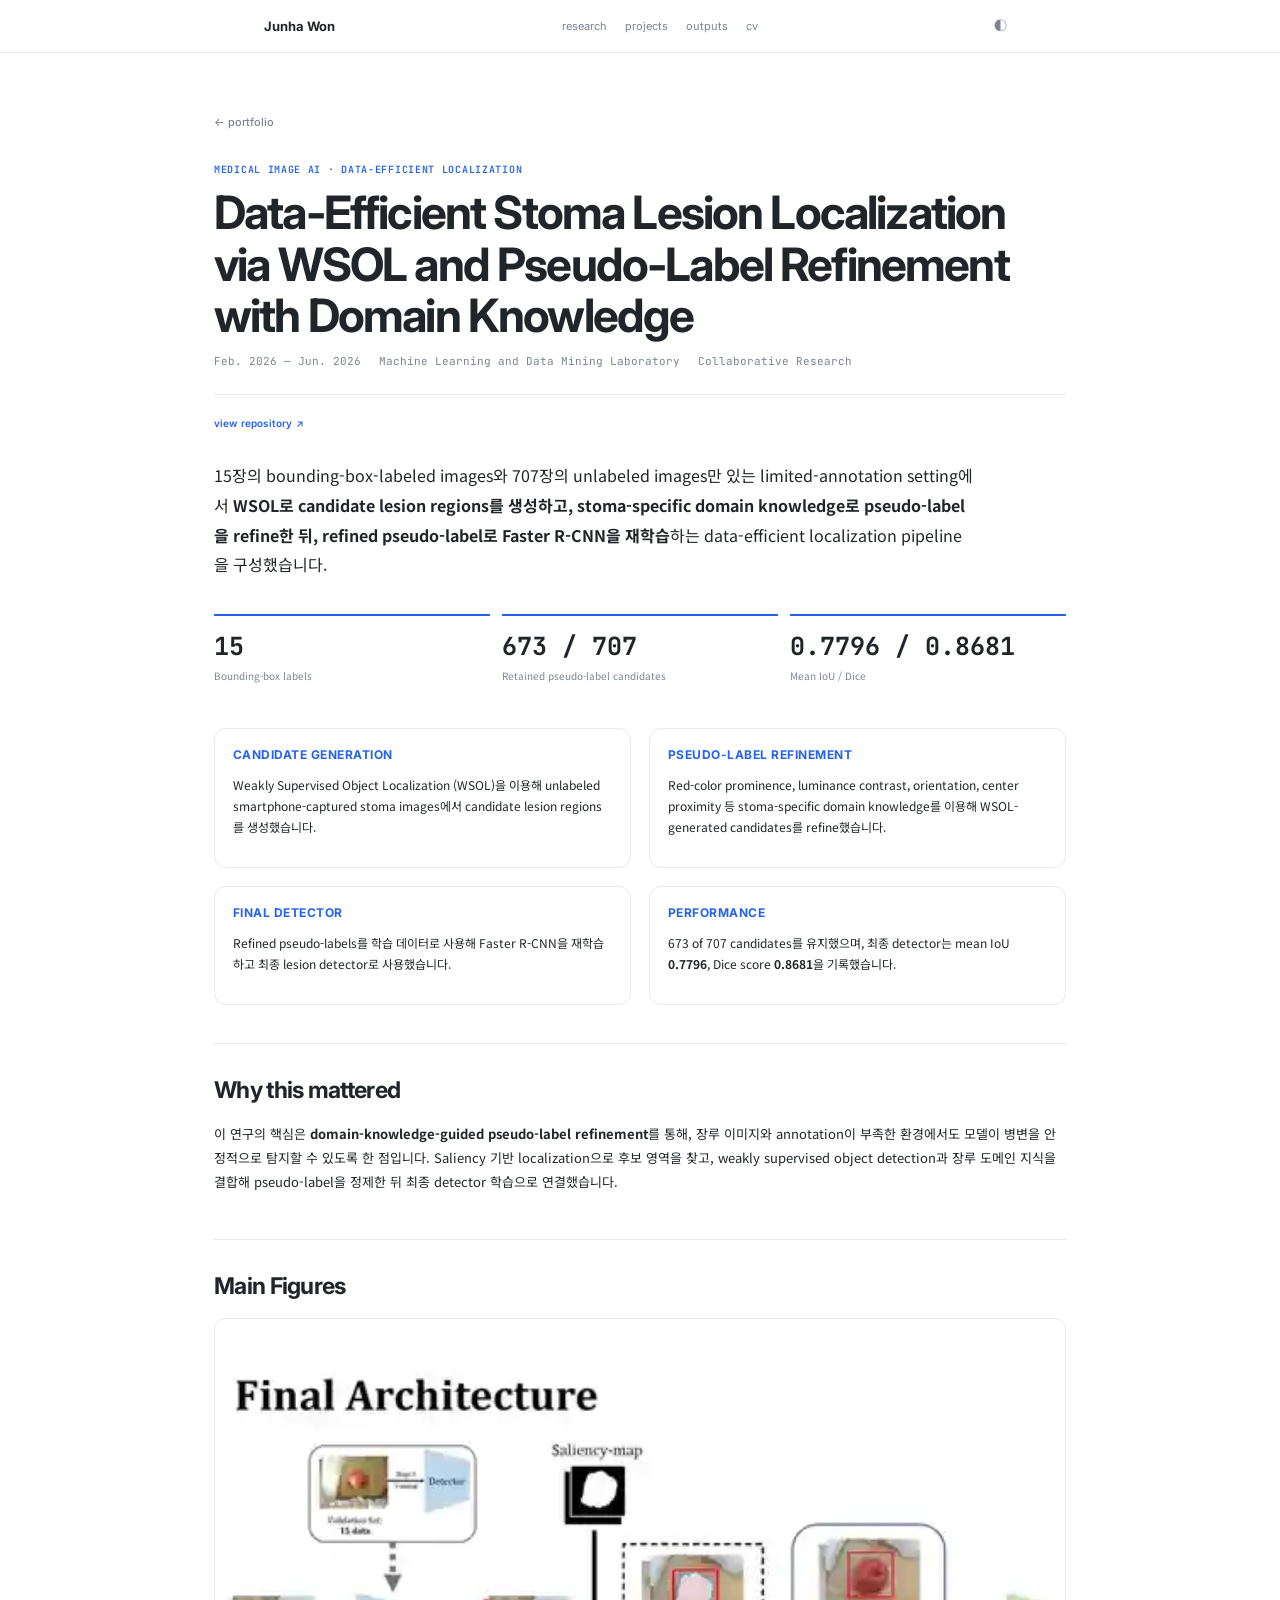
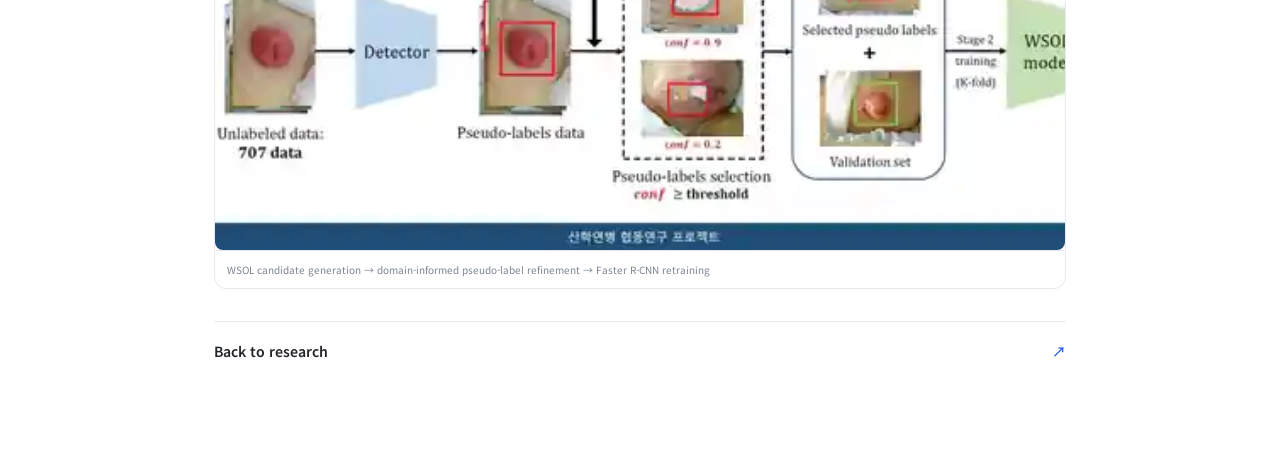
<file: research/localization.html>
<!doctype html><html lang="ko" data-theme="light"><head><meta charset="utf-8"><meta name="viewport" content="width=device-width,initial-scale=1"><meta name="theme-color" content="#fff"><title>Data-Efficient Stoma Lesion Localization via WSOL and Pseudo-Label Refinement with Domain Knowledge · Junha Won</title><link rel="stylesheet" href="../styles.css"><link rel="stylesheet" href="../extras.css"><link rel="stylesheet" href="../detail.css"><script>document.documentElement.classList.add('js')</script></head><body><header class="nav-shell"><nav class="detail-nav container"><a class="brand" href="../index.html">Junha Won</a><div class="navlinks"><a href="../index.html#research">research</a><a href="../index.html#projects">projects</a><a href="../index.html#outputs">outputs</a><a href="../cv.html">cv</a></div><button id="themeToggle" class="theme" aria-label="테마 전환">◐</button></nav></header><main class="detail-main"><a class="detail-back" href="../index.html#research">← portfolio</a><p class="detail-eyebrow">MEDICAL IMAGE AI · DATA-EFFICIENT LOCALIZATION</p><h1 class="detail-title">Data-Efficient Stoma Lesion Localization via WSOL and Pseudo-Label Refinement with Domain Knowledge</h1><div class="detail-meta"><span>Feb. 2026 — Jun. 2026</span><span>Machine Learning and Data Mining Laboratory</span><span>Collaborative Research</span></div><p class="detail-repo-link"><a class="detail-link" href="https://github.com/Juna0926/stoma-lesion-localization" rel="noopener" target="_blank">view repository ↗</a></p><p class="detail-lead">15장의 bounding-box-labeled images와 707장의 unlabeled images만 있는 limited-annotation setting에서 <strong>WSOL로 candidate lesion regions를 생성하고, stoma-specific domain knowledge로 pseudo-label을 refine한 뒤, refined pseudo-label로 Faster R-CNN을 재학습</strong>하는 data-efficient localization pipeline을 구성했습니다.</p><div class="metric-row"><div class="metric"><b>15</b><span>Bounding-box labels</span></div><div class="metric"><b>673 / 707</b><span>Retained pseudo-label candidates</span></div><div class="metric"><b>0.7796 / 0.8681</b><span>Mean IoU / Dice</span></div></div><div class="detail-grid"><article class="detail-card"><h2>Candidate generation</h2><p>Weakly Supervised Object Localization (WSOL)을 이용해 unlabeled smartphone-captured stoma images에서 candidate lesion regions를 생성했습니다.</p></article><article class="detail-card"><h2>Pseudo-label refinement</h2><p>Red-color prominence, luminance contrast, orientation, center proximity 등 stoma-specific domain knowledge를 이용해 WSOL-generated candidates를 refine했습니다.</p></article><article class="detail-card"><h2>Final detector</h2><p>Refined pseudo-labels를 학습 데이터로 사용해 Faster R-CNN을 재학습하고 최종 lesion detector로 사용했습니다.</p></article><article class="detail-card"><h2>Performance</h2><p>673 of 707 candidates를 유지했으며, 최종 detector는 mean IoU <strong>0.7796</strong>, Dice score <strong>0.8681</strong>을 기록했습니다.</p></article></div><section class="detail-section"><h2>Why this mattered</h2><p>이 연구의 핵심은 <strong>domain-knowledge-guided pseudo-label refinement</strong>를 통해, 장루 이미지와 annotation이 부족한 환경에서도 모델이 병변을 안정적으로 탐지할 수 있도록 한 점입니다. Saliency 기반 localization으로 후보 영역을 찾고, weakly supervised object detection과 장루 도메인 지식을 결합해 pseudo-label을 정제한 뒤 최종 detector 학습으로 연결했습니다.</p></section><section class="detail-section"><h2>Main Figures</h2><div class="gallery"><figure class="wide"><button class="figure" data-src="../assets/media/research-localization.webp" data-caption="WSOL candidate generation, domain-informed pseudo-label refinement, and Faster R-CNN retraining"><img src="../assets/media/research-localization.webp" alt="Stoma lesion localization pipeline"></button><figcaption>WSOL candidate generation → domain-informed pseudo-label refinement → Faster R-CNN retraining</figcaption></figure></div></section><a class="next-link" href="../index.html#research">Back to research<span>↗</span></a></main><dialog id="lightbox"><button id="close" aria-label="닫기">×</button><img id="lightImg" alt=""><p id="caption"></p></dialog><script src="../script.js"></script></body></html>
</file>
<file: styles.css>
:root{--bg:#fff;--text:#212529;--muted:#7b8490;--line:#e7e9ee;--accent:#2563eb;--soft:#f5f8ff;--card:#fff}html[data-theme=dark]{--bg:#1c1c1d;--text:#d7d9dd;--muted:#969ca6;--line:#34363a;--accent:#62a8ff;--soft:#202936;--card:#222326}*{box-sizing:border-box}html{scroll-behavior:smooth;scroll-padding-top:64px}body{margin:0;background:var(--bg);color:var(--text);font:14px/1.7 "Noto Sans KR",Inter,sans-serif;-webkit-font-smoothing:antialiased}a{color:inherit;text-decoration:none}.container{max-width:800px;margin:auto;padding:0 24px}.skip{position:fixed;top:-50px;left:10px;z-index:99;background:var(--text);color:var(--bg);padding:6px 10px}.skip:focus{top:10px}.nav-shell{position:sticky;top:0;z-index:50;background:color-mix(in srgb,var(--bg) 94%,transparent);backdrop-filter:blur(14px);border-bottom:1px solid var(--line)}.nav{height:52px;display:flex;align-items:center;justify-content:space-between}.brand{font:700 13px Inter}.navlinks{display:flex;gap:20px}.navlinks a{font:11px Inter;color:var(--muted)}.navlinks a:hover,.links a:hover{color:var(--accent)}.theme{width:32px;height:32px;border:0;background:none;color:var(--muted);cursor:pointer}.hero{padding-top:64px;padding-bottom:48px;display:grid;grid-template-columns:144px 1fr;gap:40px}.profile{width:144px;height:144px;object-fit:cover;object-position:50% 27%;border:2px solid var(--line);border-radius:50%}.eyebrow,.kicker,.status{font:600 10px/1.4 "JetBrains Mono";letter-spacing:.07em;color:var(--accent)}.hero h1{font-size:36px;line-height:1.1;letter-spacing:-.045em;margin:0 0 6px}.hero h1 span{font:400 15px Inter;color:var(--muted);letter-spacing:0;margin-left:8px}.role{color:var(--accent);font:500 13px Inter;margin:0 0 14px}.intro{font-size:13px;margin:0}.hero blockquote{margin:10px 0;color:var(--muted);font-size:12px}.links{display:flex;gap:14px;margin-top:12px}.links a{font:500 11px Inter;color:var(--accent)}.tags{display:flex;flex-wrap:wrap;gap:5px}.tags span,.badge{font:500 9px/1.3 Inter;color:var(--muted);border:1px solid var(--line);background:var(--card);padding:3px 6px;border-radius:5px}.numbers{display:grid;grid-template-columns:repeat(4,1fr);border-top:1px solid var(--line);border-bottom:1px solid var(--line);padding-top:18px;padding-bottom:18px}.numbers div{padding:0 14px;border-right:1px solid var(--line)}.numbers div:first-child{padding-left:0}.numbers div:last-child{border:0}.numbers b{display:block;font:600 20px "JetBrains Mono"}.numbers span{font:10px Inter;color:var(--muted)}.section{padding-top:40px;padding-bottom:40px}.section-head{display:flex;gap:8px;align-items:baseline;border-bottom:1px solid var(--line);padding-bottom:8px;margin-bottom:30px}.section-head h2{font:700 24px/1.2 Inter;margin:0;letter-spacing:-.035em}.section-head span{font-size:13px;color:var(--muted)}.row{display:flex;justify-content:space-between;gap:20px}.row h3{font-size:14px;margin:0}.row p{font-size:11px;margin:4px 0}.accent{color:var(--accent)}time{font:11px/1.5 "JetBrains Mono";color:var(--muted);white-space:nowrap}.timeline{position:relative;padding-left:28px}.timeline:before{content:"";position:absolute;left:4px;top:5px;bottom:4px;width:1px;background:linear-gradient(var(--accent),var(--line))}.timeline article{position:relative;padding-bottom:30px}.timeline article:last-child{padding-bottom:0}.timeline i{position:absolute;left:-28px;top:6px;width:10px;height:10px;border:2px solid var(--accent);background:var(--bg);border-radius:50%}.timeline article>p{font-size:12px;margin:6px 0}.research-list{display:flex;flex-direction:column;gap:14px}.research{border:1px solid color-mix(in srgb,var(--accent) 28%,var(--line));background:linear-gradient(180deg,var(--card),color-mix(in srgb,var(--soft) 42%,var(--card)));border-radius:12px;padding:18px;display:grid;grid-template-columns:1fr 176px;gap:18px}.research h3{font-size:14px;line-height:1.45;margin:0 0 5px}.research p{font-size:11px;margin:7px 0}.research p b{display:inline-block;color:var(--accent);background:var(--soft);border-radius:4px;padding:2px 5px;margin-right:4px;font:600 9px Inter}.org{color:var(--muted);font-size:10px!important}.figure{padding:0;border:1px solid var(--line);border-radius:8px;overflow:hidden;background:#fff;align-self:start;cursor:zoom-in}.figure img{display:block;width:100%;aspect-ratio:16/10;object-fit:cover}.project-block{margin-bottom:42px}.project{border:1px solid var(--line);border-radius:12px;padding:17px 18px;display:grid;grid-template-columns:1fr 148px;gap:18px;margin-bottom:12px;background:var(--card)}.project h3{font-size:13px;margin:0 0 7px}.project p{font-size:11px;margin:6px 0}.project img{width:148px;aspect-ratio:16/10;object-fit:cover;border:1px solid var(--line);border-radius:7px}.plain-projects{display:grid;grid-template-columns:1fr 1fr;gap:12px 24px}.plain-projects p{font-size:11px;margin:0;padding-bottom:10px;border-bottom:1px solid var(--line)}.plain-projects span,.output p,.two span{color:var(--muted);font-size:10px}.output{display:grid;grid-template-columns:112px 1fr;gap:16px;margin-bottom:24px}.output img{width:112px;height:112px;object-fit:cover;border:1px solid var(--line);border-radius:8px}.output h3{font-size:14px;margin:4px 0}.output p{margin:3px 0}.output.noimg{grid-template-columns:1fr}.award{display:grid;grid-template-columns:82px 1fr;gap:15px;padding:10px 0;border-bottom:1px solid var(--line)}.award:first-of-type{border-top:1px solid var(--line)}.award strong{font-size:12px}.award span{display:block;font-size:11px}.two{display:grid;grid-template-columns:1fr 1fr;gap:32px;margin-top:30px}.two p{font-size:11px}.footer{border-top:1px solid var(--line);padding-top:24px;padding-bottom:30px;display:flex;justify-content:space-between;color:var(--muted);font:10px Inter}.footer div{display:flex;gap:14px}.top{position:fixed;right:24px;bottom:24px;width:40px;height:40px;border:1px solid var(--line);border-radius:50%;background:var(--bg);color:var(--text);opacity:0;pointer-events:none;transition:.2s}.top.show{opacity:1;pointer-events:auto}dialog{width:min(850px,calc(100vw - 32px));border:0;border-radius:12px;padding:42px 42px 20px;background:var(--bg);color:var(--text);box-shadow:0 24px 80px #0005}dialog::backdrop{background:#05070bb8;backdrop-filter:blur(4px)}dialog img{display:block;max-width:100%;max-height:74vh;margin:auto;border-radius:8px}dialog p{text-align:center;color:var(--muted);font-size:11px}#close{position:absolute;right:12px;top:6px;border:0;background:none;color:var(--muted);font-size:28px}.js .reveal{opacity:0;transform:translateY(16px);transition:.5s}.js .reveal.visible{opacity:1;transform:none}@media(max-width:760px){.navlinks{gap:10px}.navlinks a:nth-child(2),.navlinks a:nth-child(5),.navlinks a:nth-child(6){display:none}.hero{grid-template-columns:1fr;gap:20px;padding-top:42px}.profile{width:120px;height:120px}.hero h1{font-size:32px}.numbers{grid-template-columns:1fr 1fr;row-gap:15px}.numbers div:nth-child(2){border:0}.research,.project{grid-template-columns:1fr}.figure{width:100%}.project img{width:100%;max-width:280px}.plain-projects,.two{grid-template-columns:1fr}.row{display:block}.row time{display:block;margin-top:5px}}@media(max-width:480px){.container{padding-left:18px;padding-right:18px}.navlinks{display:none}.section{padding-top:34px;padding-bottom:34px}.section-head h2{font-size:22px}.research,.project{padding:15px}.hero h1 span{display:block;margin:5px 0 0}.numbers div{padding-left:0}.numbers div:nth-child(3){border-right:1px solid var(--line)}}@media(prefers-reduced-motion:reduce){html{scroll-behavior:auto}.js .reveal{opacity:1;transform:none;transition:none}}
</file>
<file: extras.css>
.nav-actions{display:flex;align-items:center;gap:4px}.menu-toggle{display:none;width:32px;height:32px;border:0;background:none;color:var(--muted);font-size:16px;cursor:pointer}.mobile-menu{display:none;padding-top:3px;padding-bottom:14px;gap:16px;flex-wrap:wrap}.mobile-menu a{font:11px Inter;color:var(--muted)}.mobile-menu.open{display:flex}.skills-grid{display:grid;grid-template-columns:1fr 1fr;gap:26px 32px}.skills-grid>div{min-width:0}.project.compact{grid-template-columns:1fr}@media(max-width:760px){.menu-toggle{display:block}.navlinks{display:none}.skills-grid{grid-template-columns:1fr}.mobile-menu.open{display:flex}}@media(min-width:761px){.mobile-menu{display:none!important}}
/* Portfolio polish */
.title-link{transition:color .18s ease}.title-link:hover{color:var(--accent)}
.detail-link{display:inline-flex;margin-top:10px;font:600 10px Inter;color:var(--accent);letter-spacing:.01em}.detail-link:hover{text-decoration:underline;text-underline-offset:3px}.repo-link{margin-left:12px}.detail-repo-link{margin:12px 0 4px}
.project-thumb{display:block;align-self:start;border:1px solid var(--line);border-radius:8px;overflow:hidden;background:#fff}.project-thumb img{display:block;width:100%;height:auto;aspect-ratio:16/10;object-fit:cover}.project-thumb:hover{border-color:color-mix(in srgb,var(--accent) 45%,var(--line))}
.skills-grid>div{padding:2px 0}.skills-grid>div .tags span{font-weight:600;transition:transform .16s ease,border-color .16s ease}.skills-grid>div .tags span:hover{transform:translateY(-1px)}
.skills-grid>div:nth-child(1) .tags span{background:#eef4ff;border-color:#d5e3ff;color:#315ea8}
.skills-grid>div:nth-child(2) .tags span{background:#eefaf6;border-color:#d3eee4;color:#28745f}
.skills-grid>div:nth-child(2) .tags span:nth-child(3){display:none}
.skills-grid>div:nth-child(3) .tags span{background:#fff8e8;border-color:#f2e3bc;color:#82631c}
.skills-grid>div:nth-child(4) .tags span{background:#f6f0ff;border-color:#e5d8fb;color:#7151a6}
html[data-theme=dark] .skills-grid>div:nth-child(1) .tags span{background:#1f2b43;border-color:#344b72;color:#9bc0ff}
html[data-theme=dark] .skills-grid>div:nth-child(2) .tags span{background:#18352f;border-color:#2c584d;color:#8ed9c1}
html[data-theme=dark] .skills-grid>div:nth-child(3) .tags span{background:#3a311b;border-color:#5b4b25;color:#e8cb7e}
html[data-theme=dark] .skills-grid>div:nth-child(4) .tags span{background:#30263f;border-color:#4d3d63;color:#c9a7f4}
.profile{image-rendering:auto}.output>a{display:block}.output>a img{transition:transform .2s ease}.output>a:hover img{transform:scale(1.015)}
.research{border-color:var(--line);transition:border-color .18s ease,box-shadow .18s ease,transform .18s ease}.research:hover{border-color:color-mix(in srgb,var(--accent) 38%,var(--line));box-shadow:0 10px 30px color-mix(in srgb,var(--text) 6%,transparent);transform:translateY(-1px)}
.research .figure img,.output img{image-rendering:auto}
@media(min-width:761px){.research{grid-template-columns:1fr 190px}.figure img{aspect-ratio:16/10}}
@media(max-width:760px){.repo-link{margin-left:10px}.project-thumb{width:100%;max-width:340px}.project-thumb img{width:100%}.research p{font-size:11.5px}.intro{font-size:12.5px}.skills-grid{gap:24px 20px}}
</file>
<file: detail.css>
@import url('https://fonts.googleapis.com/css2?family=Inter:wght@400;500;600;700&family=JetBrains+Mono:wght@400;500&family=Noto+Sans+KR:wght@400;500;600;700&display=swap');
.detail-main{max-width:900px;margin:0 auto;padding:56px 24px 80px}.detail-back{display:inline-flex;align-items:center;gap:6px;color:var(--muted);font:500 11px Inter;margin-bottom:34px}.detail-back:hover{color:var(--accent)}.detail-eyebrow{font:600 10px/1.4 'JetBrains Mono';letter-spacing:.07em;color:var(--accent);margin:0 0 10px}.detail-title{font:700 clamp(30px,5vw,46px)/1.12 Inter,'Noto Sans KR',sans-serif;letter-spacing:-.04em;margin:0 0 12px}.detail-meta{display:flex;flex-wrap:wrap;gap:10px 18px;color:var(--muted);font:11px 'JetBrains Mono';padding-bottom:26px;border-bottom:1px solid var(--line)}.detail-lead{font-size:16px;line-height:1.85;margin:28px 0 34px;max-width:760px}.detail-grid{display:grid;grid-template-columns:1fr 1fr;gap:18px;margin:28px 0 38px}.detail-card{border:1px solid var(--line);border-radius:12px;padding:18px;background:var(--card)}.detail-card h2{font:700 12px Inter;text-transform:uppercase;letter-spacing:.04em;color:var(--accent);margin:0 0 9px}.detail-card p,.detail-card li{font-size:12px;line-height:1.75}.detail-card ul{margin:0;padding-left:18px}.detail-section{padding:32px 0;border-top:1px solid var(--line)}.detail-section h2{font:700 23px Inter;letter-spacing:-.03em;margin:0 0 18px}.detail-section p,.detail-section li{font-size:13px;line-height:1.85}.gallery{display:grid;grid-template-columns:repeat(2,1fr);gap:14px}.gallery figure{margin:0;border:1px solid var(--line);border-radius:12px;overflow:hidden;background:var(--card)}.gallery figure.wide{grid-column:1/-1}.gallery button{display:block;padding:0;border:0;background:none;width:100%;cursor:zoom-in}.gallery img{display:block;width:100%;height:auto}.gallery figcaption{padding:10px 12px;color:var(--muted);font-size:10px;border-top:1px solid var(--line)}.metric-row{display:grid;grid-template-columns:repeat(3,1fr);gap:12px}.metric{border-top:2px solid var(--accent);padding:13px 0}.metric b{font:700 25px 'JetBrains Mono';display:block}.metric span{font-size:10px;color:var(--muted)}.next-link{display:flex;justify-content:space-between;align-items:center;padding:18px 0;border-top:1px solid var(--line);font-weight:600}.next-link span{color:var(--accent)}.detail-nav{height:52px;display:flex;align-items:center;justify-content:space-between}.detail-nav .navlinks{display:flex;gap:18px}@media(max-width:680px){.detail-main{padding:38px 18px 64px}.detail-grid,.metric-row,.gallery{grid-template-columns:1fr}.gallery figure.wide{grid-column:auto}.detail-title{font-size:32px}.detail-lead{font-size:14px}.detail-nav .navlinks{display:none}}
</file>
